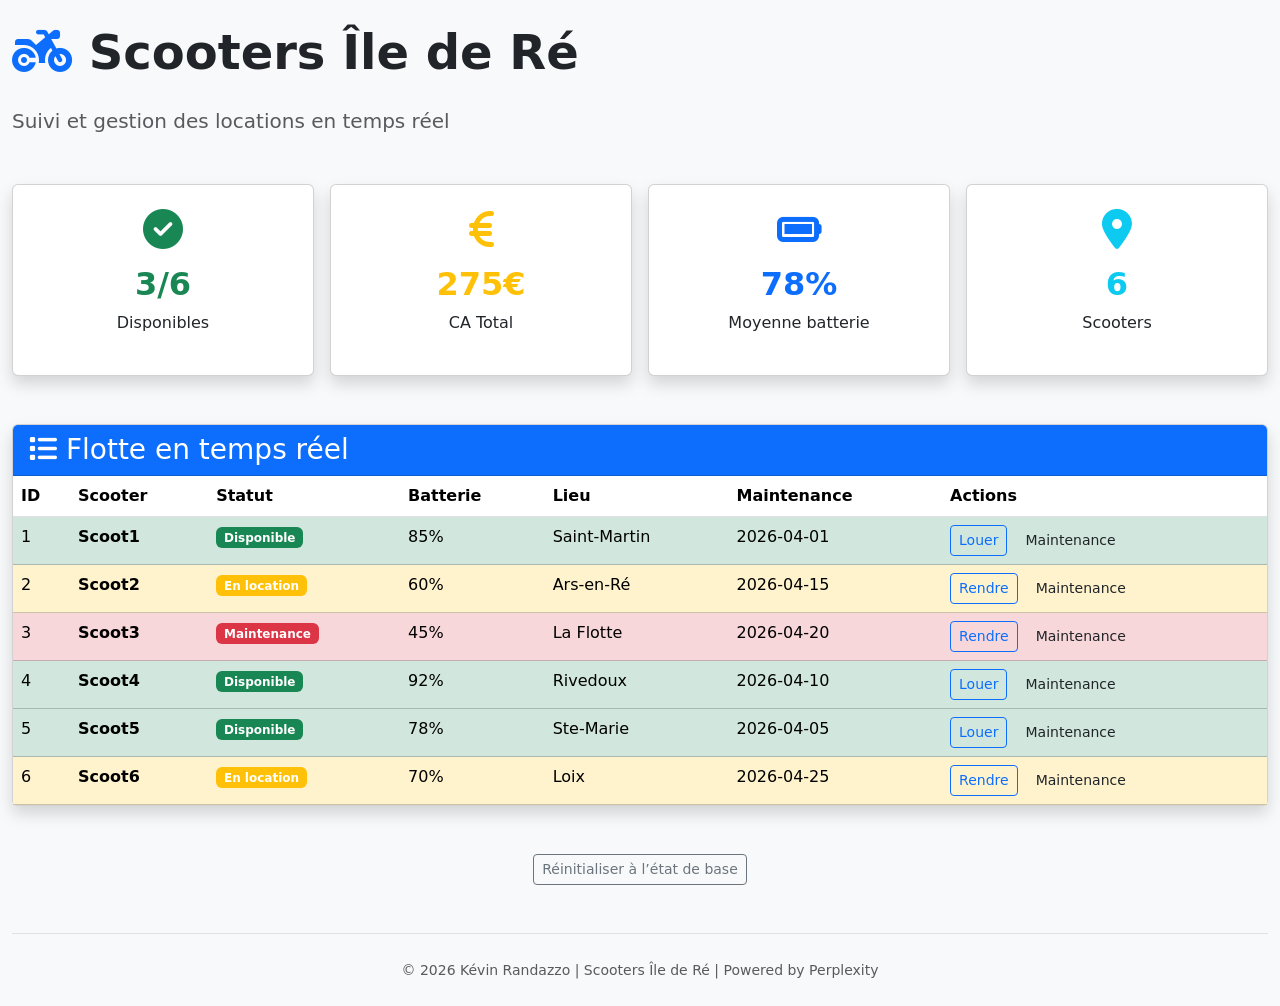
<file: index.html>
<!DOCTYPE html>
<html lang="fr">
<head>
  <meta charset="UTF-8">
  <meta name="viewport" content="width=device-width, initial-scale=1.0">
  <title>Scooters Île de Ré - Suivi interactif</title>
  <link href="https://cdn.jsdelivr.net/npm/bootstrap@5.3.3/dist/css/bootstrap.min.css" rel="stylesheet">
  <link href="https://cdnjs.cloudflare.com/ajax/libs/font-awesome/6.5.1/css/all.min.css" rel="stylesheet">
</head>
<body class="bg-light">

  <div class="container-fluid py-4">

    <h1 class="display-5 fw-bold mb-4"><i class="fas fa-motorcycle text-primary"></i> Scooters Île de Ré</h1>
    <p class="lead text-muted mb-5">Suivi et gestion des locations en temps réel</p>

    <!-- Statistiques -->
    <div class="row g-3 mb-5">

      <div class="col-md-3">
        <div class="card h-100 shadow">
          <div class="card-body text-center p-4">
            <i class="fas fa-check-circle text-success fs-1 mb-3"></i>
            <h2 class="fw-bold text-success" id="stat-dispo">3/6</h2>
            <p>Disponibles</p>
          </div>
        </div>
      </div>

      <div class="col-md-3">
        <div class="card h-100 shadow">
          <div class="card-body text-center p-4">
            <i class="fas fa-euro-sign text-warning fs-1 mb-3"></i>
            <h2 class="fw-bold text-warning" id="stat-ca">275€</h2>
            <p>CA Total</p>
          </div>
        </div>
      </div>

      <div class="col-md-3">
        <div class="card h-100 shadow">
          <div class="card-body text-center p-4">
            <i class="fas fa-battery-full text-primary fs-1 mb-3"></i>
            <h2 class="fw-bold text-primary">78%</h2>
            <p>Moyenne batterie</p>
          </div>
        </div>
      </div>

      <div class="col-md-3">
        <div class="card h-100 shadow">
          <div class="card-body text-center p-4">
            <i class="fas fa-map-marker-alt text-info fs-1 mb-3"></i>
            <h2 class="fw-bold text-info" id="stat-total">6</h2>
            <p>Scooters</p>
          </div>
        </div>
      </div>

    </div>

    <!-- Tableau flotte interactive -->
    <div class="card shadow mb-5">
      <div class="card-header bg-primary text-white">
        <h3 class="mb-0"><i class="fas fa-list"></i> Flotte en temps réel</h3>
      </div>
      <div class="table-responsive">
        <table class="table table-hover mb-0">
          <thead>
            <tr>
              <th>ID</th>
              <th>Scooter</th>
              <th>Statut</th>
              <th>Batterie</th>
              <th>Lieu</th>
              <th>Maintenance</th>
              <th>Actions</th>
            </tr>
          </thead>
          <tbody id="scooters-table">
            <!-- Les lignes sont générées par JavaScript -->
          </tbody>
        </table>
      </div>
    </div>

    <!-- Bouton de réinitialisation (optionnel) -->
    <div class="text-center mt-3">
      <button id="reset-defaults" class="btn btn-sm btn-outline-secondary">Réinitialiser à l’état de base</button>
    </div>

    <!-- Footer -->
    <footer class="mt-5 pt-4 border-top text-center text-muted">
      <small>
        © 2026 Kévin Randazzo | Scooters Île de Ré | Powered by Perplexity
      </small>
    </footer>

  </div>

  <!-- Script de gestion des scooters -->
  <script>
    const defaultScooters = [
      { id: 1, nom: "Scoot1", statut: "disponible", batterie: 85, localisation: "Saint-Martin", maintenance: "2026-04-01" },
      { id: 2, nom: "Scoot2", statut: "en location", batterie: 60, localisation: "Ars-en-Ré", maintenance: "2026-04-15" },
      { id: 3, nom: "Scoot3", statut: "maintenance", batterie: 45, localisation: "La Flotte", maintenance: "2026-04-20" },
      { id: 4, nom: "Scoot4", statut: "disponible", batterie: 92, localisation: "Rivedoux", maintenance: "2026-04-10" },
      { id: 5, nom: "Scoot5", statut: "disponible", batterie: 78, localisation: "Ste-Marie", maintenance: "2026-04-05" },
      { id: 6, nom: "Scoot6", statut: "en location", batterie: 70, localisation: "Loix", maintenance: "2026-04-25" }
    ];

    function loadScooters() {
      const json = localStorage.getItem("scooters");
      return json ? JSON.parse(json) : [...defaultScooters];
    }

    function saveScooters(scooters) {
      localStorage.setItem("scooters", JSON.stringify(scooters));
    }

    // Charger les scooters
    let scooters = loadScooters();

    // Mettre à jour l’affichage
    function renderTable() {
      const tbody = document.getElementById("scooters-table");
      tbody.innerHTML = "";

      let dispo = 0, enLocation = 0, total = scooters.length;

      scooters.forEach(s => {
        const tr = document.createElement("tr");
        const statutClass = s.statut === "disponible"
          ? "table-success"
          : s.statut === "en location"
          ? "table-warning"
          : "table-danger";

        const buttonText = s.statut === "disponible"
          ? "Louer"
          : s.statut === "en location"
          ? "Rendre"
          : "Rendre";

        tr.classList.add(statutClass);

        tr.innerHTML = `
          <td>${s.id}</td>
          <td><strong>${s.nom}</strong></td>
          <td><span class="badge bg-${s.statut === "disponible" ? "success" : s.statut === "en location" ? "warning" : "danger"}">${s.statut.charAt(0).toUpperCase() + s.statut.slice(1)}</span></td>
          <td>${s.batterie}%</td>
          <td>${s.localisation}</td>
          <td>${s.maintenance}</td>
          <td>
            <button class="btn btn-sm btn-outline-primary cta-btn" data-id="${s.id}" data-action="toggle">
              ${buttonText}
            </button>
            <button class="btn btn-sm cta-maint ms-1" data-id="${s.id}" data-action="maint">
              Maintenance
            </button>
          </td>
        `;
        tbody.appendChild(tr);

        if (s.statut === "disponible") dispo++;
        if (s.statut === "en location") enLocation++;
      });

      // Mettre à jour les stats
      document.getElementById("stat-dispo").textContent = `${dispo}/${total}`;
      document.getElementById("stat-total").textContent = total;
    }

    // Gestion des clics
    document.addEventListener("click", (e) => {
      if (e.target.matches(".cta-btn")) {
        const id = parseInt(e.target.dataset.id);
        const scooter = scooters.find(s => s.id === id);
        if (!scooter) return;

        if (scooter.statut === "disponible") {
          scooter.statut = "en location";
        } else if (scooter.statut === "en location") {
          scooter.statut = "disponible";
        }
      } else if (e.target.matches(".cta-maint")) {
        const id = parseInt(e.target.dataset.id);
        const scooter = scooters.find(s => s.id === id);
        if (!scooter) return;

        scooter.maintenance = new Date().toISOString().slice(0, 10);
        scooter.statut = "maintenance";
      } else if (e.target.id === "reset-defaults") {
        localStorage.removeItem("scooters");
        scooters = [...defaultScooters];
      }

      saveScooters(scooters);
      renderTable();
    });

    // Initialisation
    renderTable();
  </script>

  <!-- Bootstrap JS -->
  <script src="https://cdn.jsdelivr.net/npm/bootstrap@5.3.3/dist/js/bootstrap.bundle.min.js"></script>
</body>
</html>
</file>
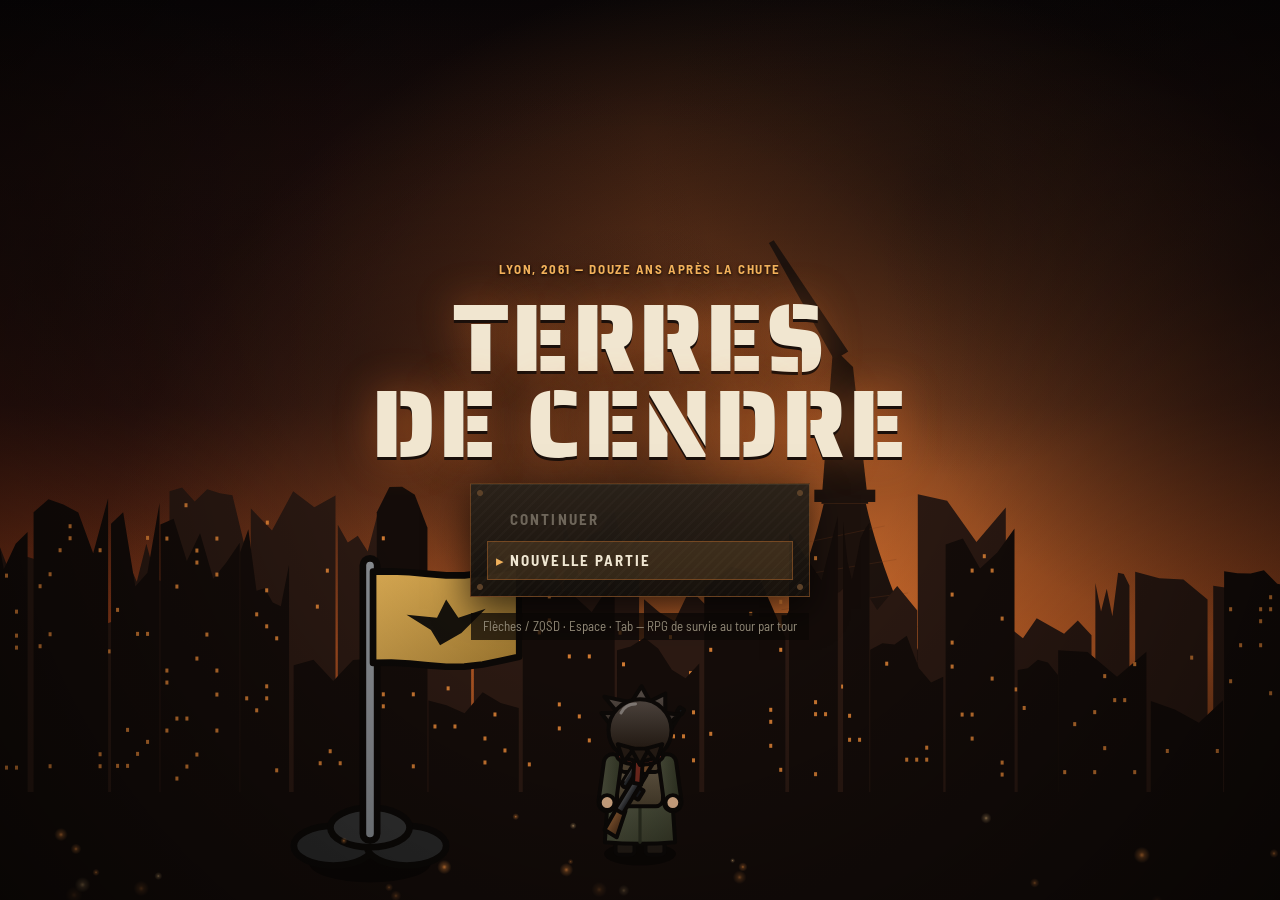
<file: jeu/index.html>
<!DOCTYPE html>
<html lang="fr">
<head>
  <meta charset="UTF-8">
  <meta name="viewport" content="width=device-width, initial-scale=1.0, viewport-fit=cover">
  <title>Terres de Cendre</title>
  <link rel="preconnect" href="https://fonts.googleapis.com">
  <link rel="stylesheet" href="https://fonts.googleapis.com/css2?family=Saira+Stencil+One&family=Barlow+Semi+Condensed:ital,wght@0,400;0,500;0,600;1,400&display=swap">
  <link rel="stylesheet" href="css/style.css">
</head>
<body>
  <!-- GAME-BODY:START (ce bloc est réutilisé tel quel pour l'aperçu Artifact) -->
  <div id="app">
    <div id="game">
      <div id="stage">
        <canvas id="screen" width="960" height="576" aria-label="Écran de jeu"></canvas>
        <div id="banner" hidden></div>
        <div id="fader"></div>
      </div>

      <div id="hud" hidden>
        <div class="hud-left">
          <div class="hud-name"><span id="hud-name">—</span> <span class="hud-lvl" id="hud-lvl"></span></div>
          <div class="hud-bar"><span>PV</span><div class="bar hp"><i id="hud-hp"></i></div><b id="hud-hp-txt"></b></div>
          <div class="hud-bar"><span>ÉN</span><div class="bar mp"><i id="hud-mp"></i></div><b id="hud-mp-txt"></b></div>
          <div class="hud-weapon" id="hud-weapon"></div>
        </div>
        <div class="hud-right">
          <div class="hud-map" id="hud-map"></div>
          <div class="hud-gold" id="hud-gold"></div>
          <button type="button" id="hud-system" class="sys-btn" hidden>CARNET <kbd>Tab</kbd></button>
        </div>
      </div>

      <div id="dock">
        <div id="dock-idle" hidden>
          <span id="dock-idle-map"></span>
          <span>A : interagir · B : retour · CARNET : sac et statut</span>
        </div>
        <div id="dialogue" class="syswin" hidden>
          <div class="dlg-portrait" id="dlg-portrait" hidden></div>
          <div class="dlg-body">
            <div class="dlg-name" id="dlg-name"></div>
            <div class="dlg-text" id="dlg-text"></div>
          </div>
          <div class="dlg-next" aria-hidden="true">▼</div>
        </div>

        <div id="battle-ui" class="syswin" hidden>
          <div id="party-status"></div>
          <div class="battle-cmd">
            <div id="battle-menu" class="menu"></div>
            <div id="battle-desc" class="menu-desc"></div>
          </div>
        </div>
      </div>

      <div id="touch" aria-hidden="true">
        <div class="dpad">
          <button type="button" data-key="up" class="up">▲</button>
          <button type="button" data-key="left" class="left">◀</button>
          <button type="button" data-key="right" class="right">▶</button>
          <button type="button" data-key="down" class="down">▼</button>
        </div>
        <div class="tbtns">
          <button type="button" data-key="menu" class="t-menu">CARNET</button>
          <button type="button" data-key="cancel" class="t-b">B</button>
          <button type="button" data-key="ok" class="t-a">A</button>
        </div>
      </div>
    </div>
  </div>

  <div id="toasts" aria-live="polite"></div>

  <div id="sysmsg" class="modal" hidden>
    <div class="syswin sysmsg-box">
      <div class="sys-title" id="sysmsg-title">Radio</div>
      <div class="sysmsg-text" id="sysmsg-text"></div>
      <div class="menu" id="sysmsg-menu"></div>
      <div class="sysmsg-ok" id="sysmsg-ok">OK ▸</div>
    </div>
  </div>

  <div id="system" class="modal" hidden>
    <div class="syswin system-box">
      <div class="system-tabs" id="system-tabs"></div>
      <div class="system-content" id="system-content"></div>
      <div class="system-foot">
        <button type="button" id="system-save" class="sys-btn">Sauvegarder</button>
        <span class="system-help">◀ ▶ onglets · ▲ ▼ choisir · Espace valider · Échap fermer</span>
        <button type="button" id="system-close" class="sys-btn">Fermer</button>
      </div>
    </div>
  </div>

  <div id="shop" class="modal" hidden>
    <div class="syswin shop-box">
      <div class="shop-head">
        <div>
          <div class="sys-title" id="shop-title"></div>
          <div class="shop-keeper" id="shop-keeper"></div>
        </div>
        <div class="shop-money" id="shop-money"></div>
      </div>
      <p class="shop-greet" id="shop-greet"></p>
      <div class="shop-body">
        <div class="menu" id="shop-menu"></div>
        <div class="shop-info" id="shop-info"></div>
      </div>
      <div class="system-help shop-help">▲ ▼ choisir · Espace acheter / valider · Échap retour</div>
    </div>
  </div>

  <div id="title" class="modal title-screen" hidden>
    <canvas id="title-bg" aria-hidden="true"></canvas>
    <div class="title-inner">
      <div class="title-eyebrow">Lyon, 2061 — douze ans après la Chute</div>
      <h1 class="title-name">Terres<br>de Cendre</h1>
      <div class="syswin title-menu">
        <div id="title-main" class="menu"></div>
        <form id="title-nameform" hidden>
          <label for="title-nameinput" class="sys-title">Ton nom de survivant</label>
          <input id="title-nameinput" maxlength="14" autocomplete="off" spellcheck="false">
          <div class="title-form-btns">
            <button type="button" class="sys-btn" id="title-back">Retour</button>
            <button type="submit" class="sys-btn primary">Confirmer</button>
          </div>
        </form>
      </div>
      <div class="title-foot">Flèches / ZQSD · Espace · Tab — RPG de survie au tour par tour</div>
    </div>
  </div>

  <div id="overlay" class="modal" hidden>
    <div class="syswin overlay-box">
      <div class="sys-title" id="overlay-title"></div>
      <div class="overlay-sub" id="overlay-sub"></div>
      <div class="menu" id="overlay-menu"></div>
    </div>
  </div>
  <!-- GAME-BODY:END -->

  <!-- Moteur -->
  <script src="js/core/config.js"></script>
  <script src="js/core/util.js"></script>
  <script src="js/core/input.js"></script>
  <script src="js/core/assets.js"></script>
  <script src="js/core/placeholders.js"></script>
  <script src="js/core/save.js"></script>
  <!-- Données du jeu (c'est ici qu'on ajoute histoire, armes, ennemis, cartes) -->
  <script src="js/data/items.js"></script>
  <script src="js/data/weapons.js"></script>
  <script src="js/data/gear.js"></script>
  <script src="js/data/shops.js"></script>
  <script src="js/data/loot.js"></script>
  <script src="js/data/skills.js"></script>
  <script src="js/data/artifacts.js"></script>
  <script src="js/data/clans.js"></script>
  <script src="js/data/enemies.js"></script>
  <script src="js/data/quests.js"></script>
  <script src="js/data/maps.js"></script>
  <script src="js/data/story.js"></script>
  <!-- Systèmes -->
  <script src="js/systems/hunter.js"></script>
  <script src="js/systems/quests.js"></script>
  <script src="js/systems/combat.js"></script>
  <script src="js/systems/events.js"></script>
  <!-- Interface -->
  <script src="js/ui/ui.js"></script>
  <script src="js/ui/system-window.js"></script>
  <script src="js/ui/shop.js"></script>
  <!-- Scènes -->
  <script src="js/scenes/overworld.js"></script>
  <script src="js/scenes/battle.js"></script>
  <script src="js/main.js"></script>
</body>
</html>
</file>
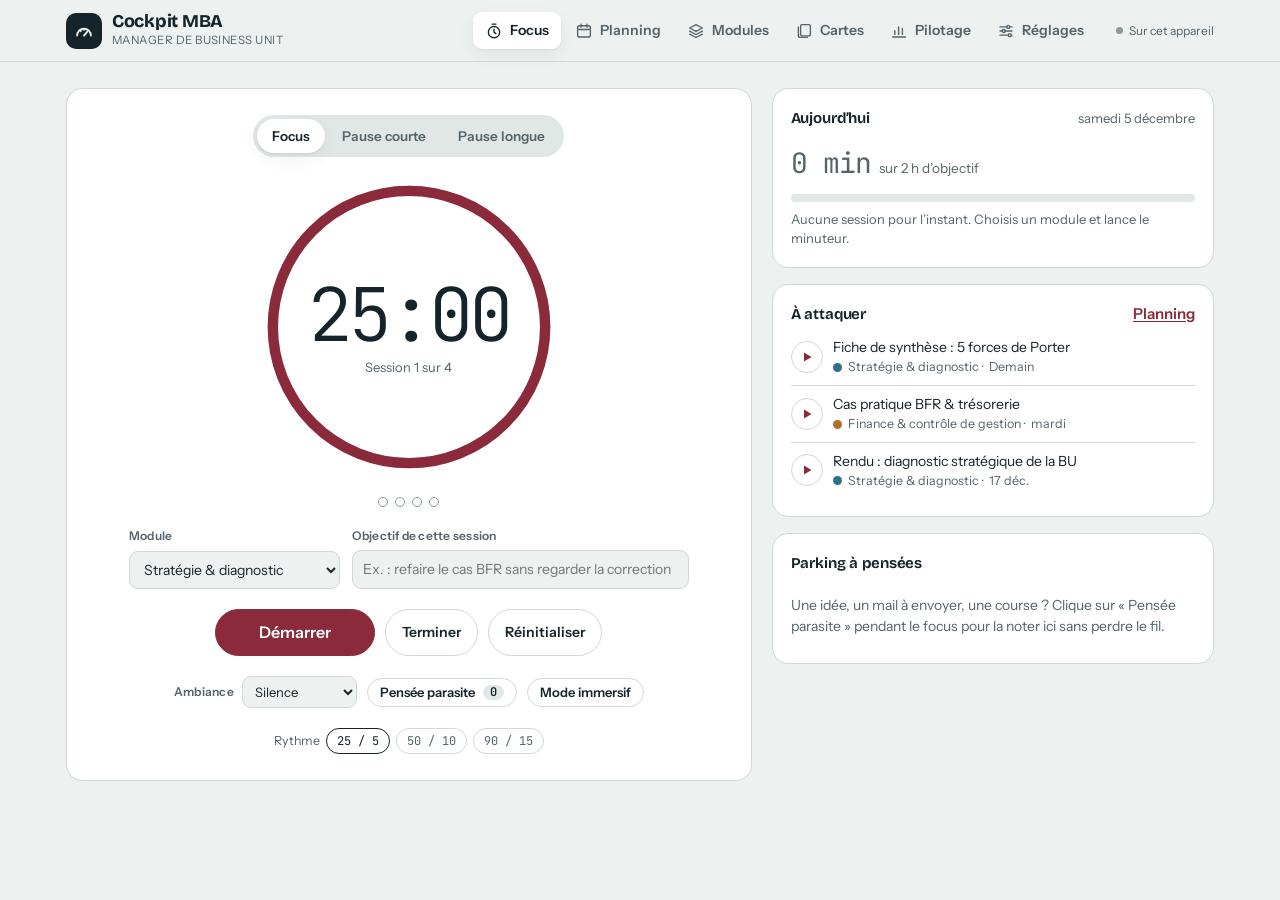
<file: mba/index.html>
<!DOCTYPE html>
<html lang="fr">
<head>
<meta charset="utf-8">
<meta name="viewport" content="width=device-width, initial-scale=1, viewport-fit=cover">
<!-- artifact:start -->
<title>Cockpit MBA</title>
<meta name="claude:viewport-fit-sides" content="cover">
<meta name="description" content="Minuteur de concentration, planning, modules et flashcards pour réviser un MBA Manager de Business Unit.">
<link rel="preconnect" href="https://fonts.googleapis.com">
<link rel="preconnect" href="https://fonts.gstatic.com" crossorigin>
<link rel="stylesheet" href="https://fonts.googleapis.com/css2?family=Bricolage+Grotesque:opsz,wght@12..96,500..800&family=Instrument+Sans:wght@400..700&family=JetBrains+Mono:wght@300..500&display=swap">
<style>
/* Layout : coque d'application — en-tête collant avec onglets (barre basse sur mobile), une vue à la fois ; la vue Focus = cadran + colonne latérale */
:root {
  --paper: #EDF1EF;
  --surface: #FFFFFF;
  --sunken: #E1E7E5;
  --ink: #15242A;
  --muted: #53646A;
  --faint: #8B999D;
  --line: #D0D9D7;
  --accent: #8A2A3A;
  --accent-ink: #FFFFFF;
  --accent-soft: #F3E2E5;
  --rest: #2D7154;
  --rest-soft: #DBEDE3;
  --ok: #2B7A4C;
  --warn: #A4610A;
  --bad: #B3261E;
  --on-bad: #FFFFFF;
  --m1: #2F6E8E; --m2: #B0702A; --m3: #6D5BA8; --m4: #3F8A5F;
  --m5: #B54B5E; --m6: #2A8686; --m7: #8A6D3B; --m8: #5B6B7A;
  --shadow: 0 1px 2px rgb(21 36 42 / .07), 0 6px 18px rgb(21 36 42 / .06);
  --f-display: "Bricolage Grotesque", "Avenir Next", "Segoe UI", system-ui, sans-serif;
  --f-body: "Instrument Sans", "Helvetica Neue", "Segoe UI", system-ui, sans-serif;
  --f-mono: "JetBrains Mono", ui-monospace, "SF Mono", Menlo, Consolas, monospace;
  --r: 10px;
  --r-lg: 16px;
  color-scheme: light;
}
@media (prefers-color-scheme: dark) {
  :root:not([data-theme="light"]) {
    --paper: #0C1315; --surface: #131E21; --sunken: #0A1012; --ink: #E3EAE8; --muted: #9AABAE; --faint: #6A7B7F; --line: #24343A;
    --accent: #E58896; --accent-ink: #2A0B12; --accent-soft: #3A1E26;
    --rest: #7CC6A2; --rest-soft: #15302A;
    --ok: #6FCB95; --warn: #E2A858; --bad: #F2877F; --on-bad: #2A0B0B;
    --m1: #6BA9C9; --m2: #D9A05E; --m3: #A595DB; --m4: #79C298; --m5: #E0899A; --m6: #62C0C0; --m7: #C6A776; --m8: #9AABB9;
    --shadow: 0 1px 0 rgb(0 0 0 / .35);
    color-scheme: dark;
  }
}
:root[data-theme="dark"] {
  --paper: #0C1315; --surface: #131E21; --sunken: #0A1012; --ink: #E3EAE8; --muted: #9AABAE; --faint: #6A7B7F; --line: #24343A;
  --accent: #E58896; --accent-ink: #2A0B12; --accent-soft: #3A1E26;
  --rest: #7CC6A2; --rest-soft: #15302A;
  --ok: #6FCB95; --warn: #E2A858; --bad: #F2877F; --on-bad: #2A0B0B;
  --m1: #6BA9C9; --m2: #D9A05E; --m3: #A595DB; --m4: #79C298; --m5: #E0899A; --m6: #62C0C0; --m7: #C6A776; --m8: #9AABB9;
  --shadow: 0 1px 0 rgb(0 0 0 / .35);
  color-scheme: dark;
}

*, *::before, *::after { box-sizing: border-box; }
:root { padding-top: env(safe-area-inset-top, 0px); padding-bottom: env(safe-area-inset-bottom, 0px); }
[hidden] { display: none !important; }
body {
  margin: 0; background: var(--paper); color: var(--ink);
  font: 400 15px/1.5 var(--f-body); -webkit-font-smoothing: antialiased;
  --ring: var(--accent);
}
body[data-mode="short"], body[data-mode="long"] { --ring: var(--rest); }
body::before { content: ""; position: fixed; inset: 0 0 auto; height: env(safe-area-inset-top, 0px); z-index: 10; background: var(--paper); }
h1, h2, h3 { font-family: var(--f-display); margin: 0; text-wrap: balance; letter-spacing: -.01em; }
h2 { font-size: 30px; line-height: 1.1; font-weight: 750; }
h3 { font-size: 15px; font-weight: 650; }
p { margin: 0; }
ul { list-style: none; margin: 0; padding: 0; }
button, input, select, textarea { font: inherit; color: inherit; }
:focus-visible { outline: 2px solid var(--accent); outline-offset: 2px; }
.wrap { max-width: 1180px; margin: 0 auto; padding-left: max(16px, env(safe-area-inset-left, 0px)); padding-right: max(16px, env(safe-area-inset-right, 0px)); }
.num { font-family: var(--f-mono); font-variant-numeric: tabular-nums; }

/* en-tête & onglets */
.top { position: sticky; top: env(safe-area-inset-top, 0px); z-index: 9; background: var(--paper); border-bottom: 1px solid var(--line); }
.top-in { display: flex; align-items: center; gap: 20px; padding-block: 12px; }
.brand { display: flex; align-items: center; gap: 10px; flex: none; }
.brand-mark { width: 36px; height: 36px; border-radius: 10px; background: var(--ink); color: var(--paper); display: grid; place-items: center; }
.brand-mark svg { width: 22px; height: 22px; }
.brand strong { display: block; font-family: var(--f-display); font-size: 18px; font-weight: 750; line-height: 1.1; letter-spacing: -.015em; }
.brand small { display: block; font-size: 11.5px; color: var(--muted); letter-spacing: .04em; text-transform: uppercase; }
.tabs { display: flex; gap: 2px; margin-left: auto; }
.tab { appearance: none; border: 0; background: none; display: flex; align-items: center; gap: 7px; padding: 8px 12px; border-radius: 9px; color: var(--muted); font-weight: 600; font-size: 14px; cursor: pointer; }
.tab svg { width: 18px; height: 18px; flex: none; }
.tab:hover { color: var(--ink); background: var(--sunken); }
.tab[aria-current="page"] { color: var(--ink); background: var(--surface); box-shadow: var(--shadow); }
.sync { font-size: 12px; color: var(--muted); display: inline-flex; align-items: center; gap: 6px; white-space: nowrap; }
.sync::before { content: ""; width: 7px; height: 7px; border-radius: 50%; background: var(--faint); flex: none; }
.sync[data-s="cloud"]::before { background: var(--ok); }
.sync[data-s="saving"]::before { background: var(--warn); }
.sync[data-s="error"]::before { background: var(--bad); }

/* éléments communs */
.view { padding-block: 26px 48px; display: grid; gap: 20px; }
.view-head { display: grid; gap: 6px; }
.view-head p { color: var(--muted); max-width: 64ch; }
.panel { background: var(--surface); border: 1px solid var(--line); border-radius: var(--r-lg); padding: 18px; min-width: 0; }
.panel > h3 { margin-bottom: 12px; }
.panel-head { display: flex; align-items: baseline; justify-content: space-between; gap: 12px; flex-wrap: wrap; margin-bottom: 12px; }
.panel-head h3 { margin: 0; }
.hint { color: var(--muted); font-size: 13px; }
.eyebrow { font-size: 11.5px; font-weight: 650; letter-spacing: .07em; text-transform: uppercase; color: var(--muted); }
.btn { appearance: none; display: inline-flex; align-items: center; justify-content: center; gap: 8px; border: 1px solid var(--line); background: var(--surface); color: var(--ink); padding: 9px 16px; border-radius: 999px; font-weight: 600; font-size: 14px; line-height: 1.2; cursor: pointer; transition: background-color .15s, border-color .15s, transform .1s; white-space: nowrap; }
.btn:hover { border-color: var(--muted); }
.btn:active { transform: translateY(1px); }
.btn.primary { background: var(--accent); border-color: var(--accent); color: var(--accent-ink); }
.btn.primary:hover { filter: brightness(1.07); }
.btn.ghost { background: transparent; }
.btn.sm { padding: 6px 12px; font-size: 13px; }
.btn.big { padding: 13px 30px; font-size: 16px; min-width: 160px; }
.btn.armed, .icon-btn.armed { background: var(--bad); border-color: var(--bad); color: var(--on-bad); }
.icon-btn { appearance: none; border: 1px solid transparent; background: none; color: var(--faint); min-width: 30px; height: 30px; border-radius: 999px; display: inline-grid; place-items: center; cursor: pointer; padding: 0 6px; font-size: 12px; font-weight: 600; flex: none; }
.icon-btn:hover { color: var(--ink); background: var(--sunken); }
.icon-btn svg { width: 14px; height: 14px; }
.link { appearance: none; border: 0; background: none; padding: 0; color: var(--accent); font-weight: 600; cursor: pointer; text-decoration: underline; text-underline-offset: 2px; }
input, select, textarea { background: var(--paper); border: 1px solid var(--line); border-radius: 9px; padding: 8px 10px; min-width: 0; max-width: 100%; }
textarea { resize: vertical; min-height: 64px; line-height: 1.45; }
input:focus, select:focus, textarea:focus { border-color: var(--accent); outline: none; box-shadow: 0 0 0 3px var(--accent-soft); }
.field { display: grid; gap: 5px; font-size: 12px; font-weight: 600; color: var(--muted); letter-spacing: .02em; min-width: 0; }
.field input, .field select, .field textarea { font-size: 14px; font-weight: 400; color: var(--ink); letter-spacing: 0; width: 100%; }
.chip { display: inline-flex; align-items: center; gap: 5px; font-size: 12px; font-weight: 600; padding: 2px 8px; border-radius: 999px; background: var(--sunken); color: var(--muted); white-space: nowrap; }
.chip.warn { background: color-mix(in srgb, var(--warn) 16%, transparent); color: var(--warn); }
.chip.bad { background: color-mix(in srgb, var(--bad) 14%, transparent); color: var(--bad); }
.chip.ok { background: color-mix(in srgb, var(--ok) 14%, transparent); color: var(--ok); }
.chip.ex { background: transparent; border: 1px dashed var(--faint); color: var(--muted); font-weight: 500; }
.dot { width: 9px; height: 9px; border-radius: 50%; background: var(--c, var(--faint)); display: inline-block; flex: none; }
.meter { height: 8px; border-radius: 99px; background: var(--sunken); overflow: hidden; }
.meter > i { display: block; height: 100%; border-radius: inherit; background: var(--accent); width: 0; transition: width .4s ease; }
.empty { color: var(--muted); font-size: 13.5px; padding: 6px 0; }
kbd { font-family: var(--f-mono); font-size: 11px; border: 1px solid currentColor; border-radius: 4px; padding: 0 4px; opacity: .65; }

/* Focus */
.focus-grid { display: grid; grid-template-columns: minmax(0, 1.55fr) minmax(0, 1fr); gap: 20px; align-items: start; }
.timer-card { padding: 26px 22px; display: grid; gap: 20px; justify-items: center; text-align: center; }
.modes { display: inline-flex; flex-wrap: wrap; justify-content: center; background: var(--sunken); border-radius: 999px; padding: 4px; gap: 2px; }
.modes button { appearance: none; border: 0; background: none; padding: 7px 15px; border-radius: 999px; font-weight: 600; font-size: 13.5px; color: var(--muted); cursor: pointer; }
.modes button[aria-pressed="true"] { background: var(--surface); color: var(--ink); box-shadow: var(--shadow); }
.dial { position: relative; width: min(300px, 74vw); max-width: 100%; aspect-ratio: 1; }
.ring { width: 100%; height: 100%; transform: rotate(-90deg); display: block; }
.ring circle { fill: none; stroke-width: 9; }
.ring .ring-bg { stroke: var(--sunken); }
.ring .ring-fg { stroke: var(--ring); stroke-linecap: round; transition: stroke-dashoffset .35s linear, stroke .3s; }
.ring .ring-tick { stroke: var(--line); stroke-width: 2; }
.dial-center { position: absolute; inset: 0; display: grid; place-content: center; gap: 6px; padding: 18%; }
.clock { font-family: var(--f-mono); font-weight: 300; font-size: clamp(50px, 13vw, 74px); letter-spacing: -.05em; font-variant-numeric: tabular-nums; line-height: 1; }
.dial-sub { font-size: 13px; color: var(--muted); text-wrap: balance; }
.cycle { display: flex; gap: 7px; justify-content: center; }
.cycle i { width: 10px; height: 10px; border-radius: 50%; border: 1.5px solid var(--faint); }
.cycle i.on { background: var(--accent); border-color: var(--accent); }
.session-form { width: 100%; max-width: 560px; display: grid; grid-template-columns: minmax(0, 1fr) minmax(0, 1.6fr); gap: 12px; text-align: left; }
.linked-task { grid-column: 1 / -1; font-size: 13px; color: var(--muted); background: var(--sunken); padding: 8px 12px; border-radius: 9px; }
.linked-task strong { color: var(--ink); }
.controls { display: flex; flex-wrap: wrap; gap: 10px; justify-content: center; }
.tools { display: flex; flex-wrap: wrap; gap: 10px; justify-content: center; align-items: center; font-size: 13px; }
.tools .field { grid-auto-flow: column; align-items: center; gap: 8px; }
.tools select { padding: 6px 8px; font-size: 13px; }
.count { font-family: var(--f-mono); font-size: 12px; background: var(--sunken); border-radius: 99px; padding: 0 7px; }
.presets { display: flex; flex-wrap: wrap; gap: 6px; justify-content: center; align-items: center; font-size: 12.5px; color: var(--muted); }
.presets button { appearance: none; border: 1px solid var(--line); background: transparent; border-radius: 99px; padding: 3px 10px; font-family: var(--f-mono); font-size: 12px; cursor: pointer; color: var(--muted); }
.presets button[aria-pressed="true"] { border-color: var(--ink); color: var(--ink); }
.capture { width: 100%; max-width: 560px; display: flex; gap: 8px; }
.capture input { flex: 1; }
.zen-only { display: none; }
.rail { display: grid; gap: 16px; }
.today-line { display: flex; align-items: baseline; gap: 8px; flex-wrap: wrap; margin-bottom: 10px; }
.today-line .big { font-family: var(--f-mono); font-size: 28px; font-weight: 400; letter-spacing: -.03em; }
.today-line span { color: var(--muted); font-size: 13.5px; }
.mini-tasks li { display: grid; grid-template-columns: auto minmax(0, 1fr); gap: 10px; align-items: center; padding: 8px 0; border-top: 1px solid var(--line); }
.mini-tasks li:first-child { border-top: 0; padding-top: 0; }
.mini-tasks p { font-size: 14px; overflow-wrap: anywhere; }
.mini-tasks .meta { font-size: 12.5px; color: var(--muted); display: flex; align-items: center; gap: 6px; flex-wrap: wrap; }
.play { appearance: none; width: 32px; height: 32px; border-radius: 50%; border: 1px solid var(--line); background: var(--surface); color: var(--accent); display: grid; place-items: center; cursor: pointer; }
.play:hover { border-color: var(--accent); }
.play svg { width: 12px; height: 12px; }
.thoughts li { display: flex; gap: 8px; align-items: flex-start; padding: 8px 0; border-top: 1px solid var(--line); font-size: 14px; }
.thoughts li:first-child { border-top: 0; }
.thoughts li p { flex: 1; min-width: 0; overflow-wrap: anywhere; }
.thoughts .acts { display: flex; gap: 2px; flex: none; }

body.zen .top, body.zen .rail, body.zen .tabs, body.zen .modes, body.zen .presets, body.zen .session-form, body.zen .hide-zen { display: none !important; }
body.zen .focus-grid { grid-template-columns: 1fr; min-height: calc(100vh - 60px); align-content: center; }
body.zen .timer-card { border-color: transparent; background: transparent; }
body.zen .dial { width: min(400px, 80vw); }
body.zen .zen-only { display: block; }
.zen-intent { font-family: var(--f-display); font-size: 20px; font-weight: 600; max-width: 34ch; text-wrap: balance; }

/* Planning */
.deadlines { display: grid; grid-template-columns: repeat(auto-fill, minmax(min(190px, 100%), 1fr)); gap: 12px; }
.dl { background: var(--surface); border: 1px solid var(--line); border-radius: var(--r); padding: 12px 14px; display: grid; gap: 4px; align-content: start; }
.dl-j { font-family: var(--f-mono); font-size: 22px; letter-spacing: -.03em; }
.dl.soon .dl-j { color: var(--warn); }
.dl.urgent .dl-j { color: var(--bad); }
.dl-title { font-weight: 600; font-size: 14px; overflow-wrap: anywhere; }
.dl-meta { font-size: 12.5px; color: var(--muted); display: flex; align-items: center; gap: 6px; }
.add-task { display: flex; flex-wrap: wrap; gap: 10px; align-items: end; }
.add-task .grow { flex: 1 1 260px; }
.add-task .field { flex: 0 1 auto; }
.add-task .num-in { width: 76px; }
.filters { display: flex; flex-wrap: wrap; gap: 10px; align-items: center; justify-content: space-between; }
.seg { display: inline-flex; flex-wrap: wrap; gap: 4px; }
.seg button { appearance: none; border: 1px solid var(--line); background: var(--surface); padding: 6px 12px; border-radius: 99px; font-size: 13px; font-weight: 600; color: var(--muted); cursor: pointer; }
.seg button[aria-pressed="true"] { background: var(--ink); border-color: var(--ink); color: var(--paper); }
.task-list { background: var(--surface); border: 1px solid var(--line); border-radius: var(--r-lg); padding: 0 16px; }
.task { display: grid; grid-template-columns: auto minmax(0, 1fr) auto auto; gap: 12px; align-items: center; padding: 12px 0; border-top: 1px solid var(--line); }
.task:first-child { border-top: 0; }
.task-title { font-weight: 600; display: flex; flex-wrap: wrap; align-items: center; gap: 6px 8px; overflow-wrap: anywhere; }
.task-meta { font-size: 12.5px; color: var(--muted); display: flex; flex-wrap: wrap; align-items: center; gap: 4px 10px; margin-top: 2px; }
.task-meta > span { display: inline-flex; align-items: center; gap: 5px; }
.task.done .task-title { color: var(--muted); text-decoration: line-through; text-decoration-color: var(--faint); }
.pips { display: inline-flex; gap: 3px; }
.pips i { width: 7px; height: 7px; border-radius: 50%; border: 1.3px solid var(--faint); }
.pips i.on { background: var(--accent); border-color: var(--accent); }
.check { appearance: none; width: 22px; height: 22px; border-radius: 50%; border: 1.6px solid var(--faint); background: transparent; cursor: pointer; position: relative; padding: 0; flex: none; }
.check:hover { border-color: var(--ok); }
.task.done .check { background: var(--ok); border-color: var(--ok); }
.task.done .check::after, .chap.s-2 .chap-state::after { content: ""; position: absolute; left: 50%; top: 45%; width: 5px; height: 10px; border: solid var(--surface); border-width: 0 2px 2px 0; transform: translate(-50%, -50%) rotate(45deg); }
.ex-note { display: flex; flex-wrap: wrap; gap: 10px; align-items: center; justify-content: space-between; font-size: 13px; color: var(--muted); border: 1px dashed var(--line); border-radius: var(--r); padding: 10px 14px; }

/* Modules */
.legend { display: flex; flex-wrap: wrap; gap: 14px; font-size: 13px; color: var(--muted); }
.legend span { display: inline-flex; align-items: center; gap: 6px; }
.legend .chap-state { cursor: default; width: 14px; height: 14px; }
.module-grid { display: grid; grid-template-columns: repeat(auto-fill, minmax(min(320px, 100%), 1fr)); gap: 16px; align-items: start; }
.module { display: grid; gap: 12px; }
.module-head { display: flex; align-items: center; gap: 8px; }
.swatch { appearance: none; width: 16px; height: 16px; border-radius: 50%; background: var(--c); border: 0; cursor: pointer; flex: none; padding: 0; box-shadow: 0 0 0 3px color-mix(in srgb, var(--c) 22%, transparent); }
.module-name { flex: 1; border: 1px solid transparent; background: transparent; font-family: var(--f-display); font-size: 18px; font-weight: 700; letter-spacing: -.01em; padding: 3px 6px; border-radius: 7px; }
.module-name:hover { border-color: var(--line); }
.bar3 { display: flex; height: 8px; border-radius: 99px; background: var(--sunken); overflow: hidden; }
.bar3 i { display: block; height: 100%; }
.bar3 .b-ok { background: var(--c); }
.bar3 .b-wip { background: color-mix(in srgb, var(--c) 38%, transparent); }
.module-stat { font-size: 13px; color: var(--muted); margin-top: -4px; }
.module-stat strong { color: var(--ink); font-family: var(--f-mono); font-weight: 500; }
.module-fields { display: grid; grid-template-columns: 1fr 1fr; gap: 10px; }
.chapters li { display: flex; align-items: center; gap: 10px; padding: 5px 0; font-size: 14px; }
.chapters li > span { flex: 1; min-width: 0; overflow-wrap: anywhere; }
.chapters .icon-btn { opacity: .5; }
.chapters li:hover .icon-btn, .chapters .icon-btn:focus-visible { opacity: 1; }
.chap-state { appearance: none; width: 18px; height: 18px; border-radius: 50%; border: 1.6px solid var(--faint); background: transparent; flex: none; cursor: pointer; padding: 0; position: relative; }
.s-1 .chap-state, .chap-state.s-1 { border-color: var(--warn); background: linear-gradient(90deg, var(--warn) 50%, transparent 50%); }
.s-2 .chap-state, .chap-state.s-2 { border-color: var(--ok); background: var(--ok); }
.chap-add { display: flex; gap: 8px; }
.chap-add input { flex: 1; font-size: 14px; padding: 6px 10px; }
.module-foot { font-size: 12.5px; color: var(--muted); border-top: 1px solid var(--line); padding-top: 10px; display: flex; flex-wrap: wrap; gap: 6px 10px; align-items: center; }
.add-module { display: flex; gap: 10px; flex-wrap: wrap; }
.add-module input { flex: 1 1 240px; }

/* Flashcards */
.review-bar { display: flex; flex-wrap: wrap; gap: 12px; align-items: center; }
.review-bar .due { flex: 1 1 200px; font-size: 14px; color: var(--muted); }
.review-bar .due strong { color: var(--ink); font-family: var(--f-mono); font-size: 20px; font-weight: 500; margin-right: 4px; }
.boxes { display: grid; grid-template-columns: repeat(5, minmax(0, 1fr)); gap: 10px; }
.box { background: var(--surface); border: 1px solid var(--line); border-radius: var(--r); padding: 12px; display: grid; gap: 2px; }
.box b { font-family: var(--f-mono); font-size: 24px; font-weight: 400; letter-spacing: -.03em; }
.box span { font-size: 12px; color: var(--muted); }
.box .meter { height: 5px; margin-top: 6px; }
.review { display: grid; gap: 14px; max-width: 720px; width: 100%; margin: 0 auto; }
.review-meta { display: flex; justify-content: space-between; align-items: center; font-size: 13px; color: var(--muted); }
.flash { background: var(--surface); border: 1px solid var(--line); border-radius: 18px; box-shadow: var(--shadow); padding: 30px 26px; min-height: 240px; display: grid; gap: 16px; align-content: center; text-align: center; cursor: pointer; }
.flash-mod { justify-self: center; }
.flash-q { font-family: var(--f-display); font-size: clamp(20px, 3.4vw, 26px); font-weight: 650; line-height: 1.25; text-wrap: balance; overflow-wrap: anywhere; }
.flash-a { border-top: 1px dashed var(--line); padding-top: 16px; font-size: 16px; white-space: pre-line; text-align: left; max-width: 60ch; margin: 0 auto; overflow-wrap: anywhere; }
.flash-hint { font-size: 12.5px; color: var(--faint); }
.grades { display: grid; grid-template-columns: repeat(3, 1fr); gap: 10px; }
.grades .btn { padding: 12px 8px; border-width: 1.5px; }
.grades .ko { border-color: var(--bad); color: var(--bad); }
.grades .hard { border-color: var(--warn); color: var(--warn); }
.grades .ok { border-color: var(--ok); color: var(--ok); }
.review-done { text-align: center; display: grid; gap: 10px; justify-items: center; padding: 26px; }
.add-card { display: grid; gap: 10px; }
.add-card .row { display: grid; grid-template-columns: minmax(0, 1fr) minmax(0, 1fr); gap: 10px; }
.card-list summary { cursor: pointer; font-weight: 650; font-family: var(--f-display); }
.card-list ul { margin-top: 10px; }
.card-row { display: grid; grid-template-columns: auto minmax(0, 1fr) auto auto; gap: 10px; align-items: start; padding: 10px 0; border-top: 1px solid var(--line); font-size: 14px; }
.card-row .dot { margin-top: 6px; }
.card-row .q { font-weight: 600; overflow-wrap: anywhere; }
.card-row .a { color: var(--muted); font-size: 13px; white-space: pre-line; overflow-wrap: anywhere; display: -webkit-box; -webkit-line-clamp: 2; -webkit-box-orient: vertical; overflow: hidden; }
.card-row .chip { margin-top: 2px; }

/* Pilotage */
.kpis { display: grid; grid-template-columns: repeat(6, minmax(0, 1fr)); gap: 12px; }
.kpi { background: var(--surface); border: 1px solid var(--line); border-radius: var(--r); padding: 14px; display: grid; gap: 4px; align-content: start; }
.kpi .v { font-family: var(--f-mono); font-size: 26px; letter-spacing: -.04em; line-height: 1.15; font-variant-numeric: tabular-nums; }
.kpi .s { font-size: 12.5px; color: var(--muted); }
.kpi .meter { height: 5px; margin-top: 6px; }
.chart-wrap, .table-wrap { overflow-x: auto; }
.chart-wrap svg { display: block; width: 100%; min-width: 560px; height: auto; }
.chart-wrap text { font-family: var(--f-mono); font-size: 11px; fill: var(--muted); }
.chart-wrap .grid { stroke: var(--line); stroke-width: 1; }
.chart-wrap .bar { fill: color-mix(in srgb, var(--accent) 45%, var(--surface)); }
.chart-wrap .bar.hit { fill: var(--accent); }
.chart-wrap .goal { stroke: var(--ink); stroke-width: 1.2; stroke-dasharray: 4 4; }
.chart-wrap .goal-l { fill: var(--ink); }
.chart-wrap .val { fill: var(--ink); font-size: 10.5px; }
.chart-wrap .today { fill: var(--ink); font-weight: 600; }
table.budget { width: 100%; border-collapse: collapse; min-width: 560px; font-size: 14px; }
.budget th { text-align: left; font-size: 11.5px; font-weight: 650; letter-spacing: .06em; text-transform: uppercase; color: var(--muted); padding: 8px 10px; border-bottom: 1px solid var(--line); }
.budget td { padding: 10px; border-bottom: 1px solid var(--line); vertical-align: middle; }
.budget tr:last-child td { border-bottom: 0; }
.budget .r { text-align: right; font-family: var(--f-mono); font-variant-numeric: tabular-nums; white-space: nowrap; }
.budget th.r { font-family: inherit; }
.budget .mname { display: flex; align-items: center; gap: 8px; }
.budget tfoot td { font-weight: 650; border-top: 1.5px solid var(--ink); border-bottom: 0; }
.budget .pos { color: var(--ok); }
.budget .neg { color: var(--warn); }
.budget .meter { width: 120px; height: 6px; }
.budget .meter > i { background: var(--c, var(--accent)); }

/* Réglages */
.settings-grid { display: grid; grid-template-columns: repeat(2, minmax(0, 1fr)); gap: 16px; align-items: start; }
.form-grid { display: grid; grid-template-columns: repeat(2, minmax(0, 1fr)); gap: 12px; }
.check-row { display: flex; align-items: center; gap: 10px; font-size: 14px; padding: 4px 0; cursor: pointer; }
.check-row input { width: 18px; height: 18px; accent-color: var(--accent); }
.stack { display: grid; gap: 12px; }
.row-btns { display: flex; flex-wrap: wrap; gap: 8px; }
#exportBox { width: 100%; font-family: var(--f-mono); font-size: 12px; min-height: 120px; }
.status-line { font-size: 13px; color: var(--muted); }
.status-line.err { color: var(--bad); }

/* toast */
.toast { position: fixed; left: 50%; bottom: calc(22px + env(safe-area-inset-bottom, 0px)); transform: translate(-50%, 16px); background: var(--ink); color: var(--paper); padding: 10px 18px; border-radius: 999px; font-size: 14px; font-weight: 500; opacity: 0; pointer-events: none; transition: opacity .2s, transform .2s; z-index: 30; max-width: calc(100vw - 32px); text-align: center; }
.toast.show { opacity: 1; transform: translate(-50%, 0); }

@media (max-width: 1000px) {
  .kpis { grid-template-columns: repeat(3, minmax(0, 1fr)); }
}
@media (max-width: 900px) {
  .focus-grid { grid-template-columns: 1fr; }
  .settings-grid { grid-template-columns: 1fr; }
}
@media (max-width: 760px) {
  .top-in { gap: 12px; }
  .sync { margin-left: auto; }
  .tabs {
    position: fixed; left: 0; right: 0; bottom: 0; z-index: 9; margin: 0; gap: 0;
    background: var(--surface); border-top: 1px solid var(--line);
    padding: 6px max(16px, env(safe-area-inset-right, 0px)) calc(6px + env(safe-area-inset-bottom, 0px)) max(16px, env(safe-area-inset-left, 0px));
  }
  .tab { flex: 1 1 0; min-width: 0; flex-direction: column; gap: 2px; padding: 6px 0; font-size: 10.5px; border-radius: 8px; }
  .tab svg { width: 20px; height: 20px; }
  .tab[aria-current="page"] { background: var(--accent-soft); color: var(--accent); box-shadow: none; }
  main { padding-bottom: calc(70px + env(safe-area-inset-bottom, 0px)); }
  .toast { bottom: calc(84px + env(safe-area-inset-bottom, 0px)); }
  h2 { font-size: 25px; }
  .view { padding-block: 20px 32px; }
}
@media (max-width: 560px) {
  .kpis { grid-template-columns: repeat(2, minmax(0, 1fr)); }
  .session-form, .module-fields, .add-card .row, .form-grid { grid-template-columns: 1fr; }
  .boxes { gap: 6px; }
  .box { padding: 10px 8px; }
  .box b { font-size: 20px; }
  .task { grid-template-columns: auto minmax(0, 1fr) auto; }
  .task > .icon-btn { grid-column: 3; grid-row: 1; }
  .task > .task-go { grid-column: 2; grid-row: 2; justify-self: start; }
  .brand small { display: none; }
}
@media (prefers-reduced-motion: reduce) {
  *, *::before, *::after { transition: none !important; animation: none !important; }
}
</style>
</head>
<body data-mode="focus">
<header class="top">
  <div class="wrap top-in">
    <div class="brand">
      <span class="brand-mark" aria-hidden="true"><svg viewBox="0 0 24 24" fill="none" stroke="currentColor" stroke-width="2" stroke-linecap="round"><path d="M4.5 17a7.5 7.5 0 1 1 15 0"/><path d="m12 17 3.8-4.6"/><path d="M12 9.5v1.2M7.6 11.4l.8.8M16.4 11.4"/></svg></span>
      <div><strong>Cockpit MBA</strong><small>Manager de Business Unit</small></div>
    </div>
    <nav class="tabs" aria-label="Sections">
      <button class="tab" data-view="focus"><svg viewBox="0 0 24 24" fill="none" stroke="currentColor" stroke-width="1.8" stroke-linecap="round" stroke-linejoin="round"><circle cx="12" cy="13.5" r="7.5"/><path d="M12 9.5v4l2.5 2M9.5 2.8h5"/></svg><span>Focus</span></button>
      <button class="tab" data-view="plan"><svg viewBox="0 0 24 24" fill="none" stroke="currentColor" stroke-width="1.8" stroke-linecap="round" stroke-linejoin="round"><rect x="3.5" y="5" width="17" height="15" rx="2.5"/><path d="M3.5 10h17M8 3v4M16 3v4"/></svg><span>Planning</span></button>
      <button class="tab" data-view="modules"><svg viewBox="0 0 24 24" fill="none" stroke="currentColor" stroke-width="1.8" stroke-linecap="round" stroke-linejoin="round"><path d="M12 3.5 3.5 8 12 12.5 20.5 8z"/><path d="m3.5 12.2 8.5 4.5 8.5-4.5"/><path d="m3.5 16.2 8.5 4.5 8.5-4.5"/></svg><span>Modules</span></button>
      <button class="tab" data-view="cards"><svg viewBox="0 0 24 24" fill="none" stroke="currentColor" stroke-width="1.8" stroke-linecap="round" stroke-linejoin="round"><rect x="7.5" y="3.5" width="13" height="15" rx="2"/><path d="M4.5 7v11.5a2 2 0 0 0 2 2h10"/></svg><span>Cartes</span></button>
      <button class="tab" data-view="stats"><svg viewBox="0 0 24 24" fill="none" stroke="currentColor" stroke-width="1.8" stroke-linecap="round" stroke-linejoin="round"><path d="M3.5 20h17M6.5 16.5v-5M11.5 16.5V6.5M16.5 16.5v-8"/></svg><span>Pilotage</span></button>
      <button class="tab" data-view="settings"><svg viewBox="0 0 24 24" fill="none" stroke="currentColor" stroke-width="1.8" stroke-linecap="round" stroke-linejoin="round"><path d="M4 6.5h9M17 6.5h3M4 12h3M11 12h9M4 17.5h11M19 17.5h1"/><circle cx="15" cy="6.5" r="2"/><circle cx="9" cy="12" r="2"/><circle cx="17" cy="17.5" r="2"/></svg><span>Réglages</span></button>
    </nav>
    <span class="sync" id="sync" data-s="local">Sur cet appareil</span>
  </div>
</header>

<main class="wrap" id="main">

  <!-- FOCUS -->
  <section class="view" id="v-focus">
    <div class="focus-grid">
      <div class="panel timer-card">
        <div class="modes" aria-label="Type de session">
          <button type="button" data-act="mode" data-mode="focus">Focus</button>
          <button type="button" data-act="mode" data-mode="short">Pause courte</button>
          <button type="button" data-act="mode" data-mode="long">Pause longue</button>
        </div>
        <div class="dial">
          <svg class="ring" viewBox="0 0 260 260" aria-hidden="true">
            <circle class="ring-bg" cx="130" cy="130" r="118"/>
            <circle class="ring-fg" id="ringFg" cx="130" cy="130" r="118"/>
          </svg>
          <div class="dial-center">
            <div class="clock" id="clock" role="timer" aria-live="off">25:00</div>
            <div class="dial-sub" id="dialSub">Session 1 sur 4</div>
          </div>
        </div>
        <div class="cycle" id="cycleDots" aria-hidden="true"></div>
        <p class="zen-only zen-intent" id="zenIntent"></p>
        <div class="session-form">
          <label class="field">Module<select id="fModule"></select></label>
          <label class="field">Objectif de cette session<input id="fIntent" autocomplete="off" placeholder="Ex. : refaire le cas BFR sans regarder la correction"></label>
          <p class="linked-task" id="fTask" hidden></p>
        </div>
        <div class="controls">
          <button type="button" class="btn primary big" id="btnStart" data-act="toggle">Démarrer</button>
          <button type="button" class="btn" id="btnFinish" data-act="finish">Terminer</button>
          <button type="button" class="btn ghost hide-zen" data-act="reset">Réinitialiser</button>
        </div>
        <div class="tools">
          <label class="field hide-zen">Ambiance
            <select id="fAmbient">
              <option value="off">Silence</option>
              <option value="brown">Bruit brun</option>
              <option value="pink">Bruit rose</option>
              <option value="soft">Souffle doux</option>
            </select>
          </label>
          <button type="button" class="btn ghost sm" data-act="distract" title="Note la pensée qui te distrait, puis reviens au travail">Pensée parasite <span class="count" id="distCount">0</span></button>
          <button type="button" class="btn ghost sm hide-zen" data-act="zen">Mode immersif</button>
          <button type="button" class="btn ghost sm zen-only" data-act="zen">Quitter le mode immersif</button>
        </div>
        <form class="capture" id="capture" hidden>
          <input id="captureInput" autocomplete="off" placeholder="Écris-la ici, tu la traiteras après la session" aria-label="Pensée à garer">
          <button class="btn sm">Garer</button>
        </form>
        <div class="presets" aria-label="Rythme focus / pause">
          <span>Rythme</span>
          <button type="button" data-act="preset" data-p="25,5,15">25 / 5</button>
          <button type="button" data-act="preset" data-p="50,10,20">50 / 10</button>
          <button type="button" data-act="preset" data-p="90,15,30">90 / 15</button>
        </div>
      </div>

      <aside class="rail">
        <div class="panel">
          <div class="panel-head"><h3>Aujourd’hui</h3><span class="hint" id="todayDate"></span></div>
          <div class="today-line"><span class="big" id="todayMin">0 min</span><span id="todayGoal">sur 2 h d’objectif</span></div>
          <div class="meter"><i id="todayBar"></i></div>
          <p class="hint" id="todaySessions" style="margin-top:8px"></p>
        </div>
        <div class="panel">
          <div class="panel-head"><h3>À attaquer</h3><button type="button" class="link" data-act="go" data-view="plan">Planning</button></div>
          <ul class="mini-tasks" id="nextTasks"></ul>
        </div>
        <div class="panel">
          <div class="panel-head"><h3>Parking à pensées</h3><span class="hint" id="thoughtCount"></span></div>
          <ul class="thoughts" id="thoughts"></ul>
        </div>
      </aside>
    </div>
  </section>

  <!-- PLANNING -->
  <section class="view" id="v-plan" hidden>
    <div class="view-head">
      <h2>Planning</h2>
      <p>Découpe tes révisions en tâches estimées en sessions de focus. Les rendus et examens apparaissent dans le compte à rebours.</p>
    </div>
    <div class="deadlines" id="deadlines"></div>
    <form class="panel add-task" id="taskForm">
      <label class="field grow">Nouvelle tâche<input id="tTitle" required autocomplete="off" placeholder="Ex. : fiche de synthèse Kotter en 8 étapes"></label>
      <label class="field">Module<select id="tModule"></select></label>
      <label class="field">Type<select id="tType"><option value="revision">Révision</option><option value="lecture">Lecture</option><option value="rendu">Rendu</option><option value="examen">Examen</option></select></label>
      <label class="field">Échéance<input type="date" id="tDue"></label>
      <label class="field">Priorité<select id="tPrio"><option value="1">Haute</option><option value="2" selected>Moyenne</option><option value="3">Basse</option></select></label>
      <label class="field">Sessions<input type="number" class="num-in" id="tEst" min="1" max="30" value="2"></label>
      <button class="btn primary">Ajouter</button>
    </form>
    <div class="filters">
      <div class="seg" id="taskFilter">
        <button type="button" data-act="filter" data-f="open">À faire</button>
        <button type="button" data-act="filter" data-f="today">Aujourd’hui</button>
        <button type="button" data-act="filter" data-f="week">7 jours</button>
        <button type="button" data-act="filter" data-f="done">Terminées</button>
      </div>
      <select id="taskMod" aria-label="Filtrer par module"></select>
    </div>
    <ul class="task-list" id="taskList"></ul>
    <div id="exNote"></div>
  </section>

  <!-- MODULES -->
  <section class="view" id="v-modules" hidden>
    <div class="view-head">
      <h2>Modules</h2>
      <p>Clique sur le rond d’un chapitre pour changer son état. Fixe une date d’examen et un budget d’heures par semaine : le Pilotage compare ce budget au réalisé.</p>
      <div class="legend"><span><i class="chap-state"></i>À voir</span><span><i class="chap-state s-1"></i>En cours</span><span><i class="chap-state s-2"></i>Maîtrisé</span></div>
    </div>
    <div class="module-grid" id="moduleGrid"></div>
    <form class="panel add-module" id="moduleForm">
      <input id="mName" required autocomplete="off" placeholder="Nouveau module — ex. : Supply chain & achats" aria-label="Nom du nouveau module">
      <button class="btn primary">Ajouter le module</button>
    </form>
  </section>

  <!-- FLASHCARDS -->
  <section class="view" id="v-cards" hidden>
    <div class="view-head">
      <h2>Flashcards</h2>
      <p>Méthode Leitner : une carte sue monte d’une boîte et revient plus tard (1, 2, 4, 8 puis 16 jours). Une carte ratée retourne en boîte 1.</p>
    </div>
    <div class="panel review-bar">
      <select id="cMod" aria-label="Module à réviser"></select>
      <p class="due" id="dueInfo"></p>
      <button type="button" class="btn" data-act="review" data-all="1">Tout le module</button>
      <button type="button" class="btn primary" data-act="review">Réviser les cartes dues</button>
    </div>
    <div class="boxes" id="boxes"></div>
    <div class="review" id="review" hidden>
      <div class="review-meta"><span id="rvProgress"></span><button type="button" class="btn ghost sm" data-act="endReview">Arrêter</button></div>
      <div class="flash" id="flash" data-act="flip" tabindex="0" role="button" aria-label="Retourner la carte">
        <span class="chip flash-mod" id="rvMod"></span>
        <p class="flash-q" id="rvQ"></p>
        <div class="flash-a" id="rvA" hidden></div>
        <p class="flash-hint" id="rvHint">Espace ou clic pour voir la réponse</p>
      </div>
      <div class="grades" id="grades" hidden>
        <button type="button" class="btn grade ko" data-act="grade" data-g="0">Raté <kbd>1</kbd></button>
        <button type="button" class="btn grade hard" data-act="grade" data-g="1">Hésitant <kbd>2</kbd></button>
        <button type="button" class="btn grade ok" data-act="grade" data-g="2">Su <kbd>3</kbd></button>
      </div>
    </div>
    <div class="panel review-done" id="reviewDone" hidden></div>
    <form class="panel add-card" id="cardForm">
      <h3>Nouvelle carte</h3>
      <label class="field">Module<select id="cfMod"></select></label>
      <div class="row">
        <label class="field">Question<textarea id="cfQ" required placeholder="Ex. : les 4 axes du Balanced Scorecard ?"></textarea></label>
        <label class="field">Réponse<textarea id="cfA" required placeholder="Financier, clients, processus internes, apprentissage organisationnel."></textarea></label>
      </div>
      <div><button class="btn primary">Ajouter la carte</button></div>
    </form>
    <details class="panel card-list" id="cardDetails">
      <summary>Toutes les cartes (<span id="cardCount">0</span>)</summary>
      <ul id="cardList"></ul>
    </details>
  </section>

  <!-- PILOTAGE -->
  <section class="view" id="v-stats" hidden>
    <div class="view-head">
      <h2>Pilotage</h2>
      <p>Tes révisions suivies comme une business unit : objectifs, réalisé, écarts au budget.</p>
    </div>
    <div class="kpis" id="kpis"></div>
    <div class="panel">
      <div class="panel-head"><h3>Minutes de focus, 14 derniers jours</h3><span class="hint">Pointillés : objectif quotidien</span></div>
      <div class="chart-wrap" id="chart"></div>
    </div>
    <div class="panel">
      <div class="panel-head"><h3 id="budgetTitle">Budget vs réalisé</h3><button type="button" class="link" data-act="go" data-view="modules">Modifier les budgets</button></div>
      <div class="table-wrap"><table class="budget" id="budget"></table></div>
    </div>
  </section>

  <!-- RÉGLAGES -->
  <section class="view" id="v-settings" hidden>
    <div class="view-head"><h2>Réglages</h2></div>
    <div class="settings-grid">
      <div class="panel stack">
        <h3>Rythme de travail</h3>
        <div class="form-grid">
          <label class="field">Focus (min)<input type="number" id="sFocus" min="5" max="180" data-set="focus"></label>
          <label class="field">Pause courte (min)<input type="number" id="sShort" min="1" max="60" data-set="short"></label>
          <label class="field">Pause longue (min)<input type="number" id="sLong" min="1" max="90" data-set="long"></label>
          <label class="field">Pause longue toutes les<input type="number" id="sEvery" min="2" max="10" data-set="longEvery"></label>
          <label class="field">Objectif quotidien (min)<input type="number" id="sGoal" min="15" max="720" step="5" data-set="dailyGoal"></label>
        </div>
        <label class="check-row"><input type="checkbox" id="sAuto" data-set="autoBreak">Lancer la pause automatiquement après un focus</label>
      </div>
      <div class="panel stack">
        <h3>Sons</h3>
        <label class="check-row"><input type="checkbox" id="sChime" data-set="chime">Carillon en fin de session</label>
        <label class="field">Volume<input type="range" id="sVol" min="0" max="1" step="0.05" data-set="volume"></label>
        <div class="row-btns"><button type="button" class="btn sm" data-act="testSound">Tester le son</button></div>
      </div>
      <div class="panel stack">
        <h3>Sauvegarde</h3>
        <p class="status-line" id="storageInfo"></p>
        <div class="row-btns">
          <button type="button" class="btn sm" data-act="download" id="btnDownload" hidden>Télécharger (.json)</button>
          <button type="button" class="btn sm" data-act="copy">Copier les données</button>
        </div>
        <textarea id="exportBox" readonly hidden aria-label="Données exportées"></textarea>
        <label class="field">Restaurer depuis un fichier<input type="file" id="importFile" accept=".json,application/json"></label>
        <label class="field">…ou colle une sauvegarde<textarea id="importText" placeholder='{"app":"cockpit-mba", …}'></textarea></label>
        <div class="row-btns"><button type="button" class="btn sm" data-act="import">Restaurer</button></div>
        <p class="status-line" id="importStatus" role="status"></p>
      </div>
      <div class="panel stack">
        <h3>Remise à zéro</h3>
        <p class="hint">Les exemples (tâches marquées « Exemple ») peuvent être retirés sans toucher au reste.</p>
        <div class="row-btns">
          <button type="button" class="btn sm" data-act="clearExamples">Retirer les exemples</button>
          <button type="button" class="btn sm" data-act="resetAll">Tout réinitialiser</button>
        </div>
      </div>
    </div>
  </section>
</main>

<div class="toast" id="toast" role="status" aria-live="polite"></div>

<script>
(() => {
'use strict';

/* ---------- utilitaires ---------- */
const $ = (s, r = document) => r.querySelector(s);
const $$ = (s, r = document) => Array.from(r.querySelectorAll(s));
const ESC = { '&': '&amp;', '<': '&lt;', '>': '&gt;', '"': '&quot;', "'": '&#39;' };
const esc = s => String(s ?? '').replace(/[&<>"']/g, c => ESC[c]);
const uid = () => Math.random().toString(36).slice(2, 8) + Date.now().toString(36).slice(-4);
const pad = n => String(n).padStart(2, '0');
const clamp = (v, a, b) => Math.min(b, Math.max(a, v));
const dkey = (d = new Date()) => `${d.getFullYear()}-${pad(d.getMonth() + 1)}-${pad(d.getDate())}`;
const parseD = k => { const [y, m, d] = k.split('-').map(Number); return new Date(y, m - 1, d); };
const addDays = (k, n) => { const d = parseD(k); d.setDate(d.getDate() + n); return dkey(d); };
const daysBetween = (a, b) => Math.round((parseD(b) - parseD(a)) / 864e5);
const today = () => dkey();
const weekStart = (k = today()) => addDays(k, -((parseD(k).getDay() + 6) % 7));
const fmtDate = k => parseD(k).toLocaleDateString('fr-FR', { day: 'numeric', month: 'short' });
const fmtMin = m => { const t = Math.round(m); if (t < 60) return `${t} min`; const h = Math.floor(t / 60), r = t % 60; return r ? `${h} h ${pad(r)}` : `${h} h`; };
const plural = (n, one, many) => `${n} ${n > 1 ? many : one}`;
const X = '<svg viewBox="0 0 14 14" fill="none" stroke="currentColor" stroke-width="1.8" stroke-linecap="round"><path d="M3 3l8 8M11 3l-8 8"/></svg>';
const PLAY = '<svg viewBox="0 0 12 12" fill="currentColor"><path d="M3 1.5v9l7.5-4.5z"/></svg>';

/* ---------- données par défaut ---------- */
const DEFAULT_SETTINGS = { focus: 25, short: 5, long: 15, longEvery: 4, dailyGoal: 120, autoBreak: true, chime: true, volume: 0.6, ambient: 'off' };
const MODULES0 = [
  ['Stratégie & diagnostic', 3, ['PESTEL', '5 forces de Porter', 'SWOT', 'Matrices BCG & McKinsey', 'Chaîne de valeur', 'Stratégies génériques & Ansoff']],
  ['Finance & contrôle de gestion', 3, ['Bilan & compte de résultat', 'SIG & EBE', 'BFR & trésorerie', 'Seuil de rentabilité', 'Budgets & analyse des écarts', 'ROI, VAN & TRI']],
  ['Marketing stratégique', 2, ['Segmentation, ciblage, positionnement', 'Mix marketing 4P / 7P', 'Parcours & expérience client', 'Pricing', 'Marketing digital & data']],
  ['Management & leadership', 2, ['Styles de management', 'Motivation : Maslow, Herzberg', 'Conduite du changement', 'Gestion des conflits', 'Délégation & feedback']],
  ['Développement commercial', 2, ['Plan d’action commercial', 'Méthode SONCAS', 'Négociation raisonnée', 'Gestion grands comptes', 'Animation de l’équipe commerciale']],
  ['Pilotage de la performance', 2, ['KPI & tableaux de bord', 'Objectifs SMART & OKR', 'Balanced Scorecard', 'Lean & amélioration continue']],
  ['Gestion de projet', 1, ['Note de cadrage', 'WBS, Gantt & chemin critique', 'Agile & Scrum', 'Matrice RACI & risques']],
  ['RH, droit & RSE', 1, ['Droit du travail essentiel', 'Recrutement & GPEC', 'Droit des contrats', 'RSE & reporting extra-financier']],
];
const CARDS0 = [
  ['m1', 'PESTEL : quelles sont les 6 dimensions analysées ?', 'Politique, Économique, Socioculturel, Technologique, Écologique, Légal.\nOutil d’analyse du macro-environnement.'],
  ['m1', 'Les 5 forces de Porter ?', '1. Rivalité entre concurrents\n2. Menace des nouveaux entrants\n3. Menace des produits de substitution\n4. Pouvoir de négociation des clients\n5. Pouvoir de négociation des fournisseurs\n(+ parfois l’État comme 6e force)'],
  ['m1', 'Matrice BCG : axes et 4 quadrants ?', 'Axes : croissance du marché × part de marché relative.\nVedettes (croissance forte, PDM forte) · Vaches à lait (croissance faible, PDM forte) · Dilemmes (croissance forte, PDM faible) · Poids morts (croissance faible, PDM faible).'],
  ['m1', 'SWOT : qu’est-ce qui est interne, qu’est-ce qui est externe ?', 'Interne : Forces, Faiblesses.\nExterne : Opportunités, Menaces.\nLe croisement des deux donne les options stratégiques (matrice TOWS).'],
  ['m1', 'Les 3 stratégies génériques de Porter ?', 'Domination par les coûts, différenciation, focalisation (sur un segment, par les coûts ou par la différenciation).'],
  ['m1', 'Matrice d’Ansoff : les 4 options de croissance ?', 'Pénétration de marché (produit actuel, marché actuel) · Développement de produits · Développement de marchés · Diversification (nouveau produit, nouveau marché).'],
  ['m2', 'Formule du BFR d’exploitation ?', 'BFR = Stocks + Créances clients − Dettes fournisseurs (et autres dettes d’exploitation).\nC’est le besoin de financement créé par le cycle d’exploitation.'],
  ['m2', 'Relation entre FRNG, BFR et trésorerie nette ?', 'Trésorerie nette = FRNG − BFR.'],
  ['m2', 'Comment calcule-t-on l’EBE ?', 'EBE = Valeur ajoutée + subventions d’exploitation − impôts et taxes − charges de personnel.\nPerformance opérationnelle avant amortissements et politique financière (proche de l’EBITDA).'],
  ['m2', 'Seuil de rentabilité : formule ?', 'SR = Charges fixes ÷ taux de marge sur coût variable.\nTaux de MCV = (CA − charges variables) ÷ CA.'],
  ['m2', 'VAN : définition et règle de décision ?', 'Somme des flux de trésorerie futurs actualisés − investissement initial.\nVAN > 0 : le projet crée de la valeur au taux d’actualisation retenu.'],
  ['m2', 'Formule du ROI ?', 'ROI = (Gain de l’investissement − Coût de l’investissement) ÷ Coût de l’investissement.'],
  ['m3', 'Que signifie la démarche STP ?', 'Segmentation (découper le marché) → Targeting / ciblage (choisir les segments) → Positionnement (place visée dans l’esprit du client cible).'],
  ['m3', 'Les 4P du mix marketing ? Et les 3P ajoutés pour les services ?', 'Produit, Prix, Place (distribution), Promotion (communication).\nServices (7P) : + Personnel, Processus, Preuve physique.'],
  ['m3', 'Comment calcule-t-on le NPS ?', 'NPS = % de promoteurs (notes 9-10) − % de détracteurs (notes 0-6) à la question « Recommanderiez-vous… ? ». Va de −100 à +100.'],
  ['m4', 'Herzberg : facteurs d’hygiène vs facteurs moteurs ?', 'Hygiène (salaire, conditions de travail, sécurité…) : leur absence crée l’insatisfaction, leur présence ne motive pas.\nMoteurs (reconnaissance, responsabilités, accomplissement…) : créent la satisfaction et la motivation.'],
  ['m4', 'Les 8 étapes du changement selon Kotter ?', '1. Créer un sentiment d’urgence\n2. Former une coalition\n3. Développer une vision\n4. Communiquer la vision\n5. Lever les obstacles\n6. Obtenir des victoires rapides\n7. Consolider les acquis\n8. Ancrer le changement dans la culture'],
  ['m4', 'Leadership situationnel (Hersey & Blanchard) : les 4 styles ?', 'Directif, persuasif, participatif, délégatif, choisis selon l’autonomie du collaborateur (compétence × motivation).'],
  ['m5', 'Que signifie SONCAS ?', 'Sécurité, Orgueil, Nouveauté, Confort, Argent, Sympathie : les 6 leviers de motivation d’achat (SONCASE avec Environnement).'],
  ['m5', 'Les 4 principes de la négociation raisonnée (Harvard) ?', '1. Traiter séparément les personnes et le problème\n2. Se concentrer sur les intérêts, pas sur les positions\n3. Imaginer des options à bénéfice mutuel\n4. Exiger des critères objectifs'],
  ['m5', 'BATNA / MESORE ?', 'Best Alternative To a Negotiated Agreement, ou Meilleure Solution de Rechange : ce que tu fais si l’accord échoue. Elle fixe ton seuil de rupture.'],
  ['m6', 'Objectif SMART ?', 'Spécifique, Mesurable, Atteignable, Réaliste, Temporellement défini.'],
  ['m6', 'Qu’est-ce qu’un OKR ?', 'Objectives & Key Results : un objectif qualitatif ambitieux + 3 à 5 résultats clés mesurables, sur un cycle court (souvent trimestriel).'],
  ['m6', 'Les 4 axes du Balanced Scorecard (Kaplan & Norton) ?', 'Financier, Clients, Processus internes, Apprentissage organisationnel.'],
  ['m7', 'Matrice RACI : que signifient les 4 lettres ?', 'Responsible (réalise), Accountable (valide et rend des comptes, un seul), Consulted (consulté avant), Informed (informé après).'],
  ['m7', 'Qu’est-ce que le chemin critique ?', 'La suite de tâches dont la marge totale est nulle : tout retard sur l’une d’elles retarde la fin du projet.'],
  ['m8', 'Les 3 piliers du développement durable repris par la RSE ?', 'Environnemental, social, économique (planet, people, profit).'],
];

function defaults() {
  const t = today();
  return {
    settings: { ...DEFAULT_SETTINGS },
    modules: MODULES0.map(([name, budget, chs], i) => ({
      id: 'm' + (i + 1), name, color: i + 1, exam: '', budget,
      chapters: chs.map((c, j) => ({ id: `c${i + 1}-${j + 1}`, name: c, s: 0 })),
    })),
    tasks: [
      { id: 'tx1', title: 'Fiche de synthèse : 5 forces de Porter', moduleId: 'm1', type: 'revision', due: addDays(t, 1), prio: 2, est: 2, poms: 0, done: false, ex: true },
      { id: 'tx2', title: 'Cas pratique BFR & trésorerie', moduleId: 'm2', type: 'revision', due: addDays(t, 3), prio: 1, est: 3, poms: 0, done: false, ex: true },
      { id: 'tx3', title: 'Rendu : diagnostic stratégique de la BU', moduleId: 'm1', type: 'rendu', due: addDays(t, 12), prio: 1, est: 6, poms: 0, done: false, ex: true },
    ],
    cards: CARDS0.map(([m, q, a], i) => ({ id: 'k' + (i + 1), moduleId: m, q, a, box: 1, due: t })),
    sessions: [],
    thoughts: [],
  };
}

/* ---------- stockage : navigateur + compte Claude quand disponible ---------- */
const KEYS = ['settings', 'modules', 'tasks', 'cards', 'sessions', 'thoughts'];
const LS = 'cockpit-mba:';
const lsGet = k => { try { const v = localStorage.getItem(LS + k); return v ? JSON.parse(v) : null; } catch { return null; } };
const lsSet = (k, v) => { try { localStorage.setItem(LS + k, JSON.stringify(v)); } catch { /* stockage indisponible */ } };

const S = defaults();
for (const k of KEYS) {
  const v = lsGet(k);
  if (v == null) continue;
  S[k] = k === 'settings' ? { ...DEFAULT_SETTINGS, ...v } : v;
}

const Cloud = { db: null, uid: null, pending: new Set(), dirtyEarly: new Set(), timer: 0, busy: false, pushAll: false };

function save(...keys) {
  for (const k of keys) {
    lsSet(k, S[k]);
    if (Cloud.db) Cloud.pending.add(k); else Cloud.dirtyEarly.add(k);
  }
  if (Cloud.db) { clearTimeout(Cloud.timer); Cloud.timer = setTimeout(flush, 900); }
}
async function flush() {
  if (!Cloud.db) return;
  if (Cloud.busy) { clearTimeout(Cloud.timer); Cloud.timer = setTimeout(flush, 600); return; }
  if (Cloud.pushAll) { KEYS.forEach(k => Cloud.pending.add(k)); Cloud.pushAll = false; }
  const keys = [...Cloud.pending];
  Cloud.pending.clear();
  if (!keys.length) return;
  Cloud.busy = true;
  setSync('saving');
  try {
    for (const k of keys) await Cloud.db.doc(`data/users/${Cloud.uid}/${k}`).set({ v: S[k], at: Date.now() });
    setSync('cloud');
  } catch (e) {
    console.warn('Synchronisation impossible', e);
    if (e && e.code === 'invalid_argument') { Cloud.db = null; setSync('local'); }
    else { keys.forEach(k => Cloud.pending.add(k)); setSync('error'); }
  } finally { Cloud.busy = false; }
}
async function initCloud() {
  if (!window.claude || typeof window.claude.use !== 'function') return;
  try {
    const [db, user] = await Promise.all([window.claude.use('db'), window.claude.use('user')]);
    if (!db || !user) return;
    const id = await user.id();
    if (!id) return;
    const snaps = await Promise.all(KEYS.map(k => db.doc(`data/users/${id}/${k}`).get()));
    let found = false;
    snaps.forEach((snap, i) => {
      const k = KEYS[i];
      const d = snap.exists ? snap.data() : null;
      if (!d || !('v' in d)) return;
      found = true;
      if (Cloud.dirtyEarly.has(k)) return;
      S[k] = k === 'settings' ? { ...DEFAULT_SETTINGS, ...d.v } : d.v;
      lsSet(k, S[k]);
    });
    Cloud.db = db; Cloud.uid = id;
    if (!found) Cloud.pushAll = true;
    Cloud.dirtyEarly.forEach(k => Cloud.pending.add(k));
    setSync('cloud');
    if (Cloud.pending.size) flush();
    renderAll();
  } catch (e) { console.warn('Stockage du compte indisponible', e); }
}
function setSync(s) {
  const el = $('#sync');
  el.dataset.s = s;
  el.textContent = { local: 'Sur cet appareil', cloud: 'Synchronisé', saving: 'Enregistrement…', error: 'Non synchronisé' }[s];
  el.title = s === 'local' ? 'Données enregistrées dans ce navigateur' : 'Données enregistrées sur ton compte Claude';
  const info = $('#storageInfo');
  if (info) info.textContent = s === 'local'
    ? 'Tes données sont enregistrées dans ce navigateur. Exporte une sauvegarde de temps en temps pour ne rien perdre.'
    : 'Tes données sont enregistrées sur ton compte et te suivent d’un appareil à l’autre. Elles restent privées.';
}

/* ---------- aides modèle ---------- */
const modById = id => S.modules.find(m => m.id === id);
const modName = id => modById(id)?.name || 'Sans module';
const modColor = id => { const m = modById(id); return m ? `var(--m${m.color})` : 'var(--faint)'; };
const sessDay = s => dkey(new Date(s.t));
function dayTotals() { const m = {}; for (const s of S.sessions) { const k = sessDay(s); m[k] = (m[k] || 0) + s.m; } return m; }
function minutesByModule(since) { const m = {}; for (const s of S.sessions) { if (since && sessDay(s) < since) continue; m[s.mod] = (m[s.mod] || 0) + s.m; } return m; }
function fillModules(sel, { all, none } = {}) {
  const v = sel.value;
  sel.innerHTML = (all ? `<option value="">${esc(all)}</option>` : '')
    + S.modules.map(m => `<option value="${esc(m.id)}">${esc(m.name)}</option>`).join('')
    + (none ? `<option value="">${esc(none)}</option>` : '');
  if (Array.from(sel.options).some(o => o.value === v)) sel.value = v;
}
function dueLabel(due) {
  if (!due) return { txt: 'Sans échéance', cls: '' };
  const j = daysBetween(today(), due);
  if (j < 0) return { txt: `En retard · ${fmtDate(due)}`, cls: 'bad' };
  if (j === 0) return { txt: 'Aujourd’hui', cls: 'warn' };
  if (j === 1) return { txt: 'Demain', cls: '' };
  if (j < 7) return { txt: parseD(due).toLocaleDateString('fr-FR', { weekday: 'long' }), cls: '' };
  return { txt: fmtDate(due), cls: '' };
}
const TYPE = { revision: 'Révision', lecture: 'Lecture', rendu: 'Rendu', examen: 'Examen' };
const STATE = ['à voir', 'en cours', 'maîtrisé'];
function sortTasks(list) {
  return list.slice().sort((a, b) => (a.done - b.done) || ((a.due || '9999') .localeCompare(b.due || '9999')) || (a.prio - b.prio));
}

/* ---------- minuteur ---------- */
const MODE_LABEL = { focus: 'Focus', short: 'Pause courte', long: 'Pause longue' };
const durOf = mode => S.settings[mode] * 60000;
const T = Object.assign({
  mode: 'focus', running: false, endAt: 0, duration: durOf('focus'), remaining: durOf('focus'),
  sessionStart: 0, moduleId: S.modules[0]?.id || '', taskId: '', intention: '', cycle: 0, distractions: 0,
}, lsGet('timer') || {});
if (!MODE_LABEL[T.mode] || !(T.duration > 0)) { T.mode = 'focus'; T.duration = T.remaining = durOf('focus'); T.running = false; }
const saveTimer = () => lsSet('timer', T);
const remainingNow = () => T.running ? Math.max(0, T.endAt - Date.now()) : T.remaining;

let AC = null, ambient = null, scheduled = null, wakeLock = null;
function audio() {
  if (!AC) { const C = window.AudioContext || window.webkitAudioContext; if (!C) return null; try { AC = new C(); } catch { return null; } }
  if (AC.state === 'suspended') AC.resume().catch(() => {});
  return AC;
}
function chimeAt(delay) {
  const a = audio();
  if (!a) return null;
  const vol = Math.max(0.0002, 0.28 * S.settings.volume);
  const t0 = a.currentTime + Math.max(0, delay);
  const bus = a.createGain();
  bus.connect(a.destination);
  [[523.25, 0], [659.25, 0.16], [783.99, 0.32], [1046.5, 0.5]].forEach(([f, dt]) => {
    const o = a.createOscillator(), g = a.createGain();
    o.type = 'sine'; o.frequency.value = f;
    g.gain.setValueAtTime(0.0001, t0 + dt);
    g.gain.exponentialRampToValueAtTime(vol, t0 + dt + 0.02);
    g.gain.exponentialRampToValueAtTime(0.0001, t0 + dt + 1.6);
    o.connect(g).connect(bus);
    o.start(t0 + dt); o.stop(t0 + dt + 1.7);
  });
  return bus;
}
function cancelChime() { if (scheduled) { try { scheduled.disconnect(); } catch { /* déjà coupé */ } scheduled = null; } }
function noiseBuffer(a, type) {
  const len = a.sampleRate * 6, buf = a.createBuffer(1, len, a.sampleRate), d = buf.getChannelData(0);
  let last = 0, b0 = 0, b1 = 0, b2 = 0, b3 = 0, b4 = 0, b5 = 0, b6 = 0;
  for (let i = 0; i < len; i++) {
    const w = Math.random() * 2 - 1;
    if (type === 'brown') { last = (last + 0.02 * w) / 1.02; d[i] = last * 3.2; }
    else {
      b0 = 0.99886 * b0 + w * 0.0555179; b1 = 0.99332 * b1 + w * 0.0750759; b2 = 0.969 * b2 + w * 0.153852;
      b3 = 0.8665 * b3 + w * 0.3104856; b4 = 0.55 * b4 + w * 0.5329522; b5 = -0.7616 * b5 - w * 0.016898;
      d[i] = (b0 + b1 + b2 + b3 + b4 + b5 + b6 + w * 0.5362) * 0.1; b6 = w * 0.115926;
    }
  }
  const drift = d[len - 1] - d[0];
  for (let i = 0; i < len; i++) d[i] -= drift * i / (len - 1);
  return buf;
}
function startAmbient() {
  const type = S.settings.ambient;
  if (type === 'off' || ambient) return;
  const a = audio();
  if (!a) return;
  const src = a.createBufferSource();
  src.buffer = noiseBuffer(a, type);
  src.loop = true;
  const g = a.createGain();
  g.gain.setValueAtTime(0, a.currentTime);
  g.gain.linearRampToValueAtTime(0.35 * S.settings.volume, a.currentTime + 1.5);
  let node = src;
  if (type === 'soft') { const f = a.createBiquadFilter(); f.type = 'lowpass'; f.frequency.value = 700; src.connect(f); node = f; }
  node.connect(g).connect(a.destination);
  src.start();
  ambient = { src, g };
}
function stopAmbient() {
  if (!ambient || !AC) return;
  const { src, g } = ambient, t = AC.currentTime;
  ambient = null;
  g.gain.cancelScheduledValues(t);
  g.gain.setValueAtTime(g.gain.value, t);
  g.gain.linearRampToValueAtTime(0, t + 0.6);
  try { src.stop(t + 0.7); } catch { /* déjà arrêté */ }
}
async function wakeOn() {
  try { if ('wakeLock' in navigator && !wakeLock) { wakeLock = await navigator.wakeLock.request('screen'); wakeLock.addEventListener('release', () => { wakeLock = null; }); } } catch { wakeLock = null; }
}
function wakeOff() { try { wakeLock?.release(); } catch { /* rien */ } wakeLock = null; }

function setMode(mode) {
  T.mode = mode; T.running = false;
  T.duration = T.remaining = durOf(mode);
  if (mode === 'focus') { T.distractions = 0; T.sessionStart = 0; }
  cancelChime(); stopAmbient(); wakeOff();
  saveTimer(); renderFocus();
}
function start() {
  T.running = true;
  T.endAt = Date.now() + T.remaining;
  if (T.mode === 'focus' && !T.sessionStart) T.sessionStart = Date.now();
  cancelChime();
  const a = S.settings.chime ? audio() : null;
  if (a && a.state === 'running') scheduled = chimeAt(T.remaining / 1000);
  else if (a) a.resume().then(() => { if (T.running && !scheduled) scheduled = chimeAt(remainingNow() / 1000); }).catch(() => {});
  if (T.mode === 'focus') startAmbient();
  wakeOn();
  saveTimer(); renderFocus();
}
function pause() {
  T.remaining = remainingNow(); T.running = false;
  cancelChime(); stopAmbient(); wakeOff();
  saveTimer(); renderFocus();
}
function logSession(min) {
  min = Math.round(min);
  if (min < 1) return;
  S.sessions.push({ t: T.sessionStart || Date.now() - min * 60000, m: min, mod: T.moduleId, task: T.taskId || null, d: T.distractions });
  const task = S.tasks.find(t => t.id === T.taskId);
  if (task) task.poms = (task.poms || 0) + 1;
  save('sessions', 'tasks');
  toast(`+${fmtMin(min)} sur ${modName(T.moduleId)}`);
}
function nextBreak() { T.cycle++; return T.cycle % S.settings.longEvery === 0 ? 'long' : 'short'; }
function complete() {
  const chimed = !!scheduled;
  scheduled = null;
  if (T.mode === 'focus') {
    logSession(T.duration / 60000);
    setMode(nextBreak());
    if (!chimed && S.settings.chime) chimeAt(0);
    if (S.settings.autoBreak) start();
  } else {
    setMode('focus');
    if (!chimed && S.settings.chime) chimeAt(0);
    toast('Pause terminée. On s’y remet ?');
  }
  renderAll();
}
function finishNow() {
  if (T.mode !== 'focus') { setMode('focus'); return; }
  const elapsed = T.duration - remainingNow();
  if (elapsed < 60000) { toast('Moins d’une minute : rien n’a été enregistré.'); setMode('focus'); return; }
  logSession(elapsed / 60000);
  setMode(nextBreak());
  renderAll();
}
function tick() {
  if (!T.running) return;
  if (Date.now() >= T.endAt) complete(); else renderTick();
}

/* ---------- rendu : Focus ---------- */
const CIRC = 2 * Math.PI * 118;
$('#ringFg').style.strokeDasharray = CIRC.toFixed(2);
function renderTick() {
  const rem = remainingNow();
  const s = Math.ceil(rem / 1000);
  const txt = `${pad(Math.floor(s / 60))}:${pad(s % 60)}`;
  $('#clock').textContent = txt;
  $('#ringFg').style.strokeDashoffset = (CIRC * (1 - rem / T.duration)).toFixed(2);
  document.title = T.running ? `${txt} · ${MODE_LABEL[T.mode]}` : 'Cockpit MBA';
}
function renderFocus() {
  document.body.dataset.mode = T.mode;
  $$('.modes button').forEach(b => b.setAttribute('aria-pressed', String(b.dataset.mode === T.mode)));
  const sel = $('#fModule');
  fillModules(sel, { none: 'Sans module' });
  sel.value = T.moduleId;
  if (sel.value !== T.moduleId) { T.moduleId = sel.value; saveTimer(); }
  if (document.activeElement !== $('#fIntent')) $('#fIntent').value = T.intention;
  const task = S.tasks.find(t => t.id === T.taskId);
  $('#fTask').hidden = !task;
  if (task) $('#fTask').innerHTML = `Tâche liée : <strong>${esc(task.title)}</strong> · ${task.poms || 0}/${task.est} sessions · <button type="button" class="link" data-act="unlink">Délier</button>`;
  $('#btnStart').textContent = T.running ? 'Pause' : (T.remaining < T.duration ? 'Reprendre' : 'Démarrer');
  $('#btnFinish').textContent = T.mode === 'focus' ? 'Terminer' : 'Passer la pause';
  $('#distCount').textContent = T.distractions;
  $('#fAmbient').value = S.settings.ambient;
  const every = S.settings.longEvery;
  const filled = T.mode === 'long' ? every : T.cycle % every;
  $('#cycleDots').innerHTML = Array.from({ length: every }, (_, i) => `<i class="${i < filled ? 'on' : ''}"></i>`).join('');
  $('#dialSub').textContent = T.mode === 'focus' ? `Session ${(T.cycle % every) + 1} sur ${every}`
    : T.mode === 'short' ? 'Lève-toi, bois un verre d’eau' : 'Sors marcher, laisse décanter';
  $('#zenIntent').textContent = T.mode === 'focus' ? (T.intention || modName(T.moduleId)) : MODE_LABEL[T.mode];
  const p = `${S.settings.focus},${S.settings.short},${S.settings.long}`;
  $$('.presets button').forEach(b => b.setAttribute('aria-pressed', String(b.dataset.p === p)));
  renderTick();
  renderToday();
  renderNextTasks();
  renderThoughts();
}
function renderToday() {
  const t = today();
  const todays = S.sessions.filter(s => sessDay(s) === t);
  const min = todays.reduce((a, s) => a + s.m, 0);
  const goal = S.settings.dailyGoal;
  $('#todayDate').textContent = parseD(t).toLocaleDateString('fr-FR', { weekday: 'long', day: 'numeric', month: 'long' });
  $('#todayMin').textContent = fmtMin(min);
  $('#todayGoal').textContent = `sur ${fmtMin(goal)} d’objectif`;
  $('#todayBar').style.width = `${clamp(min / goal * 100, 0, 100)}%`;
  const d = todays.reduce((a, s) => a + (s.d || 0), 0);
  $('#todaySessions').textContent = todays.length
    ? `${plural(todays.length, 'session', 'sessions')} · ${plural(d, 'pensée parasite', 'pensées parasites')}${min >= goal ? ' · objectif atteint' : ''}`
    : 'Aucune session pour l’instant. Choisis un module et lance le minuteur.';
}
function renderNextTasks() {
  const list = sortTasks(S.tasks.filter(t => !t.done)).slice(0, 4);
  $('#nextTasks').innerHTML = list.length ? list.map(t => {
    const due = dueLabel(t.due);
    return `<li><button type="button" class="play" data-act="taskFocus" data-id="${esc(t.id)}" aria-label="Lancer un focus sur ${esc(t.title)}">${PLAY}</button>
      <div><p>${esc(t.title)}</p><p class="meta"><span class="dot" style="--c:${modColor(t.moduleId)}"></span>${esc(modName(t.moduleId))} · <span class="${due.cls ? 'chip ' + due.cls : ''}">${esc(due.txt)}</span></p></div></li>`;
  }).join('') : '<li class="empty">Rien de prévu. Ajoute des tâches dans le Planning.</li>';
}
function renderThoughts() {
  $('#thoughtCount').textContent = S.thoughts.length ? plural(S.thoughts.length, 'note', 'notes') : '';
  $('#thoughts').innerHTML = S.thoughts.length ? S.thoughts.map(th => `<li><p>${esc(th.text)}</p><span class="acts">
      <button type="button" class="icon-btn" data-act="thoughtTask" data-id="${esc(th.id)}" title="Transformer en tâche">+ tâche</button>
      <button type="button" class="icon-btn" data-act="thoughtDone" data-id="${esc(th.id)}" aria-label="Supprimer la note">${X}</button></span></li>`).join('')
    : '<li class="empty">Une idée, un mail à envoyer, une course ? Clique sur « Pensée parasite » pendant le focus pour la noter ici sans perdre le fil.</li>';
}

/* ---------- rendu : Planning ---------- */
let taskFilter = 'open';
try { taskFilter = localStorage.getItem(LS + 'filter') || 'open'; } catch { /* rien */ }
function renderPlan() {
  fillModules($('#tModule'), { none: 'Sans module' });
  fillModules($('#taskMod'), { all: 'Tous les modules' });
  const t = today();
  const items = [];
  S.modules.forEach(m => { if (m.exam && m.exam >= t) items.push({ kind: 'Examen', title: m.name, date: m.exam, c: `var(--m${m.color})` }); });
  S.tasks.forEach(k => { if (!k.done && k.due && (k.type === 'rendu' || k.type === 'examen')) items.push({ kind: TYPE[k.type], title: k.title, date: k.due, c: modColor(k.moduleId) }); });
  items.sort((a, b) => a.date.localeCompare(b.date));
  $('#deadlines').innerHTML = items.length ? items.slice(0, 8).map(it => {
    const j = daysBetween(t, it.date);
    const cls = j <= 3 ? 'urgent' : j <= 10 ? 'soon' : '';
    return `<div class="dl ${cls}"><span class="dl-j">${j < 0 ? 'En retard' : j === 0 ? 'Jour J' : 'J-' + j}</span><p class="dl-title">${esc(it.title)}</p><p class="dl-meta"><span class="dot" style="--c:${it.c}"></span>${it.kind} · ${fmtDate(it.date)}</p></div>`;
  }).join('') : '<p class="empty">Aucune échéance. Ajoute une date d’examen dans Modules, ou une tâche de type Rendu ou Examen.</p>';
  $$('#taskFilter button').forEach(b => b.setAttribute('aria-pressed', String(b.dataset.f === taskFilter)));
  renderTaskList();
}
function renderTaskList() {
  const t = today(), mod = $('#taskMod').value;
  let list = S.tasks.filter(k => !mod || k.moduleId === mod);
  if (taskFilter === 'done') list = list.filter(k => k.done).sort((a, b) => (b.doneAt || 0) - (a.doneAt || 0));
  else {
    list = list.filter(k => !k.done);
    if (taskFilter === 'today') list = list.filter(k => k.due && k.due <= t);
    if (taskFilter === 'week') list = list.filter(k => k.due && k.due <= addDays(t, 7));
    list = sortTasks(list);
  }
  const msg = { open: 'Aucune tâche en cours. Ajoute la première ci-dessus.', today: 'Rien pour aujourd’hui.', week: 'Rien de prévu dans les 7 prochains jours.', done: 'Aucune tâche terminée pour l’instant.' }[taskFilter];
  $('#taskList').innerHTML = list.length ? list.map(k => {
    const due = dueLabel(k.due);
    const est = clamp(k.est || 1, 1, 30), poms = k.poms || 0;
    const pips = est <= 8 ? `<span class="pips" aria-hidden="true">${Array.from({ length: est }, (_, i) => `<i class="${i < poms ? 'on' : ''}"></i>`).join('')}</span>` : '';
    return `<li class="task ${k.done ? 'done' : ''}">
      <button type="button" class="check" data-act="taskDone" data-id="${esc(k.id)}" aria-label="${k.done ? 'Rouvrir' : 'Marquer comme faite'} : ${esc(k.title)}"></button>
      <div><p class="task-title">${esc(k.title)}${k.ex ? '<span class="chip ex">Exemple</span>' : ''}${k.prio === 1 && !k.done ? '<span class="chip bad">Priorité haute</span>' : ''}</p>
        <p class="task-meta"><span><span class="dot" style="--c:${modColor(k.moduleId)}"></span>${esc(modName(k.moduleId))}</span><span>${TYPE[k.type] || 'Révision'}</span><span class="${due.cls ? 'chip ' + due.cls : ''}">${esc(due.txt)}</span><span>${pips}${poms}/${est} sessions</span></p></div>
      ${k.done ? '<span class="task-go"></span>' : `<button type="button" class="btn sm task-go" data-act="taskFocus" data-id="${esc(k.id)}">${PLAY} Focus</button>`}
      <button type="button" class="icon-btn" data-act="taskDel" data-id="${esc(k.id)}" aria-label="Supprimer ${esc(k.title)}">${X}</button>
    </li>`;
  }).join('') : `<li class="task"><span></span><p class="empty">${msg}</p></li>`;
  const ex = S.tasks.some(k => k.ex);
  $('#exNote').innerHTML = ex ? '<div class="ex-note"><span>Les tâches marquées « Exemple » montrent le fonctionnement. Remplace-les par les tiennes.</span><button type="button" class="btn sm" data-act="clearExamples">Retirer les exemples</button></div>' : '';
}

/* ---------- rendu : Modules ---------- */
function moduleFoot(m, mins, cardsBy) {
  let exam = '';
  if (m.exam) {
    const j = daysBetween(today(), m.exam);
    exam = j < 0 ? '<span class="chip">Examen passé</span>' : `<span class="chip ${j <= 7 ? 'bad' : j <= 21 ? 'warn' : ''}">Examen ${j === 0 ? 'aujourd’hui' : 'J-' + j}</span>`;
  }
  return `<span>${fmtMin(mins[m.id] || 0)} de focus</span><span>${plural(cardsBy[m.id] || 0, 'carte', 'cartes')}</span>${exam}`;
}
function renderModules() {
  const mins = minutesByModule();
  const cardsBy = {};
  S.cards.forEach(c => { cardsBy[c.moduleId] = (cardsBy[c.moduleId] || 0) + 1; });
  $('#moduleGrid').innerHTML = S.modules.map(m => {
    const n = m.chapters.length, ok = m.chapters.filter(c => c.s === 2).length, wip = m.chapters.filter(c => c.s === 1).length;
    const id = esc(m.id);
    return `<article class="panel module" style="--c:var(--m${m.color})">
      <header class="module-head">
        <button type="button" class="swatch" data-act="modColor" data-id="${id}" aria-label="Changer la couleur"></button>
        <input class="module-name" id="mn-${id}" data-field="name" data-id="${id}" value="${esc(m.name)}" aria-label="Nom du module" autocomplete="off">
        <button type="button" class="icon-btn" data-act="modDel" data-id="${id}" aria-label="Supprimer le module ${esc(m.name)}">${X}</button>
      </header>
      <div class="bar3" role="img" aria-label="${ok} chapitres maîtrisés sur ${n}"><i class="b-ok" style="width:${n ? ok / n * 100 : 0}%"></i><i class="b-wip" style="width:${n ? wip / n * 100 : 0}%"></i></div>
      <p class="module-stat"><strong>${ok}/${n}</strong> maîtrisés${wip ? ` · ${wip} en cours` : ''}</p>
      <div class="module-fields">
        <label class="field">Date d’examen<input type="date" id="me-${id}" data-field="exam" data-id="${id}" value="${esc(m.exam || '')}"></label>
        <label class="field">Budget (h / semaine)<input type="number" id="mb-${id}" data-field="budget" data-id="${id}" min="0" max="60" step="0.5" value="${Number(m.budget) || 0}"></label>
      </div>
      <ul class="chapters">${m.chapters.map(c => `<li class="chap s-${c.s}">
        <button type="button" class="chap-state" data-act="chapCycle" data-id="${id}" data-ch="${esc(c.id)}" aria-label="${esc(c.name)} : ${STATE[c.s]}. Changer l’état"></button>
        <span>${esc(c.name)}</span>
        <button type="button" class="icon-btn" data-act="chapDel" data-id="${id}" data-ch="${esc(c.id)}" aria-label="Supprimer ${esc(c.name)}">${X}</button></li>`).join('') || '<li class="empty">Aucun chapitre pour l’instant.</li>'}</ul>
      <form class="chap-add" data-id="${id}"><input id="ca-${id}" placeholder="Ajouter un chapitre" aria-label="Nouveau chapitre" autocomplete="off"><button class="btn sm">Ajouter</button></form>
      <footer class="module-foot" id="mf-${id}">${moduleFoot(m, mins, cardsBy)}</footer>
    </article>`;
  }).join('') || '<p class="empty">Aucun module. Ajoute ton premier module ci-dessous.</p>';
}

/* ---------- rendu : Flashcards ---------- */
const BOX_DAYS = [0, 1, 2, 4, 8, 16];
const BOX_TXT = ['', 'chaque jour', 'tous les 2 j', 'tous les 4 j', 'tous les 8 j', 'tous les 16 j'];
let R = null;
function renderCards() {
  fillModules($('#cMod'), { all: 'Tous les modules' });
  fillModules($('#cfMod'));
  const mod = $('#cMod').value, t = today();
  const pool = S.cards.filter(c => !mod || c.moduleId === mod);
  const due = pool.filter(c => c.due <= t).length;
  $('#dueInfo').innerHTML = `<strong>${due}</strong>${due > 1 ? 'cartes dues' : 'carte due'} aujourd’hui · ${plural(pool.length, 'carte', 'cartes')} au total`;
  const counts = [0, 0, 0, 0, 0, 0];
  pool.forEach(c => { counts[clamp(c.box, 1, 5)]++; });
  $('#boxes').innerHTML = [1, 2, 3, 4, 5].map(b => `<div class="box"><span>Boîte ${b}</span><b>${counts[b]}</b><span>${BOX_TXT[b]}</span><div class="meter"><i style="width:${pool.length ? counts[b] / pool.length * 100 : 0}%"></i></div></div>`).join('');
  $('#cardCount').textContent = S.cards.length;
  $('#cardList').innerHTML = S.cards.length ? S.cards.slice().sort((a, b) => a.due.localeCompare(b.due)).map(c => `<li class="card-row">
      <span class="dot" style="--c:${modColor(c.moduleId)}"></span>
      <div><p class="q">${esc(c.q)}</p><p class="a">${esc(c.a)}</p></div>
      <span class="chip">B${c.box} · ${c.due <= t ? 'à revoir' : fmtDate(c.due)}</span>
      <button type="button" class="icon-btn" data-act="cardDel" data-id="${esc(c.id)}" aria-label="Supprimer la carte">${X}</button></li>`).join('')
    : '<li class="empty">Aucune carte.</li>';
  renderReview();
}
function startReview(all) {
  const mod = $('#cMod').value, t = today();
  const pool = S.cards.filter(c => (!mod || c.moduleId === mod) && (all || c.due <= t));
  if (!pool.length) { toast(all ? 'Aucune carte dans ce module.' : 'Aucune carte due aujourd’hui. Reviens demain ou révise tout le module.'); return; }
  pool.sort((a, b) => (a.box - b.box) || (Math.random() - 0.5));
  R = { queue: pool.map(c => c.id), i: 0, shown: false, ok: 0, hard: 0, ko: 0, again: new Set() };
  $('#reviewDone').hidden = true;
  renderReview();
  $('#flash').focus();
}
function renderReview() {
  $('#review').hidden = !R;
  if (!R) return;
  const card = S.cards.find(c => c.id === R.queue[R.i]);
  if (!card) { R.i++; if (R.i >= R.queue.length) endReview(true); else renderReview(); return; }
  $('#rvProgress').textContent = `Carte ${R.i + 1} sur ${R.queue.length} · boîte ${card.box}`;
  $('#rvMod').textContent = modName(card.moduleId);
  $('#rvMod').style.color = modColor(card.moduleId);
  $('#rvQ').textContent = card.q;
  $('#rvA').textContent = card.a;
  $('#rvA').hidden = !R.shown;
  $('#rvHint').hidden = R.shown;
  $('#grades').hidden = !R.shown;
}
function grade(g) {
  if (!R || !R.shown) return;
  const id = R.queue[R.i], c = S.cards.find(x => x.id === id), t = today();
  if (c) {
    if (g === 0) { c.box = 1; c.due = addDays(t, 1); R.ko++; if (!R.again.has(id)) { R.again.add(id); R.queue.push(id); } }
    else if (g === 1) { c.due = addDays(t, 1); R.hard++; }
    else { c.box = Math.min(5, c.box + 1); c.due = addDays(t, BOX_DAYS[c.box]); R.ok++; }
    save('cards');
  }
  R.i++; R.shown = false;
  if (R.i >= R.queue.length) endReview(true); else renderReview();
}
function endReview(done) {
  if (done && R) {
    const n = R.ok + R.hard + R.ko;
    $('#reviewDone').hidden = false;
    $('#reviewDone').innerHTML = `<h3>Révision terminée</h3><p>${plural(n, 'réponse', 'réponses')} : <strong>${R.ok}</strong> sues, <strong>${R.hard}</strong> hésitantes, <strong>${R.ko}</strong> ratées.</p><p class="hint">Les cartes ratées reviennent demain en boîte 1.</p>`;
  }
  R = null;
  renderCards();
}

/* ---------- rendu : Pilotage ---------- */
function renderStats() {
  const t = today(), ws = weekStart(t), byDay = dayTotals();
  const todayMin = byDay[t] || 0, goal = S.settings.dailyGoal;
  let weekMin = 0;
  for (let i = 0; i < 7; i++) weekMin += byDay[addDays(ws, i)] || 0;
  const budget = S.modules.reduce((a, m) => a + (Number(m.budget) || 0), 0) * 60;
  let k = byDay[t] ? t : addDays(t, -1), streak = 0;
  while (byDay[k]) { streak++; k = addDays(k, -1); }
  const chapters = S.modules.flatMap(m => m.chapters), mastered = chapters.filter(c => c.s === 2).length;
  const due = S.cards.filter(c => c.due <= t).length, top = S.cards.filter(c => c.box === 5).length;
  const since = addDays(t, -6), recent = S.sessions.filter(s => sessDay(s) >= since);
  const rMin = recent.reduce((a, s) => a + s.m, 0), rDist = recent.reduce((a, s) => a + (s.d || 0), 0);
  const totalMin = S.sessions.reduce((a, s) => a + s.m, 0);
  const tile = (label, v, sub, pct) => `<div class="kpi"><span class="eyebrow">${label}</span><span class="v">${v}</span><span class="s">${sub}</span>${pct == null ? '' : `<div class="meter"><i style="width:${clamp(pct, 0, 100)}%"></i></div>`}</div>`;
  $('#kpis').innerHTML = [
    tile('Aujourd’hui', fmtMin(todayMin), `objectif ${fmtMin(goal)}`, todayMin / goal * 100),
    tile('Cette semaine', fmtMin(weekMin), budget ? `budget ${fmtMin(budget)}` : 'aucun budget fixé', budget ? weekMin / budget * 100 : null),
    tile('Série', plural(streak, 'jour', 'jours'), streak ? 'd’affilée avec au moins une session' : 'lance une session aujourd’hui'),
    tile('Maîtrise', chapters.length ? `${Math.round(mastered / chapters.length * 100)} %` : '—', `${mastered}/${chapters.length} chapitres`, chapters.length ? mastered / chapters.length * 100 : 0),
    tile('Cartes', String(due), `à revoir aujourd’hui · ${top} en boîte 5`),
    tile('Concentration', rMin ? (rDist / (rMin / 60)).toFixed(1).replace('.', ',') : '—', `pensées parasites par heure (7 j) · ${fmtMin(totalMin)} au total`),
  ].join('');
  renderChart(byDay);
  renderBudget(ws);
}
function renderChart(byDay) {
  const t = today(), days = Array.from({ length: 14 }, (_, i) => addDays(t, i - 13));
  const vals = days.map(d => Math.round(byDay[d] || 0)), goal = S.settings.dailyGoal;
  const max = Math.max(goal, ...vals, 30);
  const step = max <= 150 ? 30 : max <= 360 ? 60 : 120;
  const topV = Math.ceil(max * 1.08 / step) * step;
  const W = 720, H = 250, L = 46, Rr = 14, Tp = 16, B = 42, iw = W - L - Rr, ih = H - Tp - B, bw = iw / 14;
  const y = v => Tp + ih - v / topV * ih;
  const lab = v => v === 0 ? '0' : v % 60 === 0 ? `${v / 60} h` : `${v} min`;
  let g = '';
  for (let v = 0; v <= topV; v += step) g += `<line class="grid" x1="${L}" x2="${W - Rr}" y1="${y(v)}" y2="${y(v)}"/><text x="${L - 8}" y="${y(v) + 4}" text-anchor="end">${lab(v)}</text>`;
  const WD = ['D', 'L', 'M', 'M', 'J', 'V', 'S'];
  days.forEach((d, i) => {
    const v = vals[i], x = L + i * bw, cx = x + bw / 2, bwid = bw * 0.62, isT = d === t;
    if (v > 0) {
      const h = Math.max(2, Tp + ih - y(v));
      g += `<rect class="bar ${v >= goal ? 'hit' : ''}" x="${cx - bwid / 2}" y="${Tp + ih - h}" width="${bwid}" height="${h}" rx="3"><title>${fmtDate(d)} : ${fmtMin(v)}</title></rect>`;
      g += `<text class="val" x="${cx}" y="${Tp + ih - h - 5}" text-anchor="middle">${v}</text>`;
    }
    g += `<text x="${cx}" y="${H - B + 17}" text-anchor="middle" class="${isT ? 'today' : ''}">${WD[parseD(d).getDay()]}</text><text x="${cx}" y="${H - B + 31}" text-anchor="middle" class="${isT ? 'today' : ''}">${parseD(d).getDate()}</text>`;
  });
  g += `<line class="goal" x1="${L}" x2="${W - Rr}" y1="${y(goal)}" y2="${y(goal)}"/>`;
  $('#chart').innerHTML = `<svg viewBox="0 0 ${W} ${H}" role="img" aria-label="Minutes de focus par jour sur 14 jours">${g}</svg>`;
}
function renderBudget(ws) {
  const mins = minutesByModule(ws), total = minutesByModule();
  $('#budgetTitle').textContent = `Budget vs réalisé, semaine du ${fmtDate(ws)}`;
  let tb = 0, tr = 0;
  const rows = S.modules.map(m => {
    const b = (Number(m.budget) || 0) * 60, r = mins[m.id] || 0, e = r - b;
    tb += b; tr += r;
    return `<tr style="--c:var(--m${m.color})"><td><span class="mname"><span class="dot"></span>${esc(m.name)}</span></td>
      <td class="r">${fmtMin(b)}</td><td class="r">${fmtMin(r)}</td>
      <td class="r ${e >= 0 ? 'pos' : 'neg'}">${e >= 0 ? '+' : '−'}${fmtMin(Math.abs(e))}</td>
      <td><div class="meter"><i style="width:${b ? clamp(r / b * 100, 0, 100) : (r ? 100 : 0)}%"></i></div></td>
      <td class="r">${fmtMin(total[m.id] || 0)}</td></tr>`;
  }).join('');
  const other = (mins[''] || 0) + Object.keys(mins).filter(k => k && !modById(k)).reduce((a, k) => a + mins[k], 0);
  tr += other;
  const e = tr - tb;
  $('#budget').innerHTML = `<thead><tr><th>Module</th><th class="r">Budget</th><th class="r">Réalisé</th><th class="r">Écart</th><th>Avancement</th><th class="r">Cumul</th></tr></thead>
    <tbody>${rows}${other ? `<tr><td><span class="mname"><span class="dot"></span>Sans module</span></td><td class="r">—</td><td class="r">${fmtMin(other)}</td><td></td><td></td><td></td></tr>` : ''}</tbody>
    <tfoot><tr><td>Total</td><td class="r">${fmtMin(tb)}</td><td class="r">${fmtMin(tr)}</td><td class="r ${e >= 0 ? 'pos' : 'neg'}">${e >= 0 ? '+' : '−'}${fmtMin(Math.abs(e))}</td><td></td><td class="r">${fmtMin(S.sessions.reduce((a, s) => a + s.m, 0))}</td></tr></tfoot>`;
}

/* ---------- rendu : Réglages ---------- */
function renderSettings() {
  $$('[data-set]').forEach(el => {
    const v = S.settings[el.dataset.set];
    if (el.type === 'checkbox') el.checked = !!v; else if (document.activeElement !== el) el.value = v;
  });
  setSync($('#sync').dataset.s);
}

/* ---------- navigation ---------- */
const VIEWS = ['focus', 'plan', 'modules', 'cards', 'stats', 'settings'];
const RENDER = { focus: renderFocus, plan: renderPlan, modules: renderModules, cards: renderCards, stats: renderStats, settings: renderSettings };
let view = 'focus';
function show(v) {
  if (!VIEWS.includes(v)) v = 'focus';
  if (v !== 'focus' && document.body.classList.contains('zen')) toggleZen(false);
  view = v;
  VIEWS.forEach(x => { $('#v-' + x).hidden = x !== v; });
  $$('.tab').forEach(b => { if (b.dataset.view === v) b.setAttribute('aria-current', 'page'); else b.removeAttribute('aria-current'); });
  try { history.replaceState(null, '', '#' + v); } catch { /* rien */ }
  RENDER[v]();
  window.scrollTo(0, 0);
}
function renderAll() { RENDER[view](); if (view !== 'focus') renderTick(); }
function toggleZen(on) {
  const zen = on ?? !document.body.classList.contains('zen');
  document.body.classList.toggle('zen', zen);
  try {
    if (zen && document.documentElement.requestFullscreen) document.documentElement.requestFullscreen().catch(() => {});
    else if (!zen && document.fullscreenElement) document.exitFullscreen().catch(() => {});
  } catch { /* plein écran indisponible */ }
}

/* ---------- confirmation en deux clics ---------- */
function armed(el) {
  if (el.dataset.armed === '1') return true;
  el.dataset.armed = '1';
  el.dataset.old = el.innerHTML;
  el.textContent = 'Confirmer ?';
  el.classList.add('armed');
  setTimeout(() => { if (el.isConnected && el.dataset.armed === '1') { el.dataset.armed = ''; el.innerHTML = el.dataset.old; el.classList.remove('armed'); } }, 3000);
  return false;
}
let toastT = 0;
function toast(msg) {
  const el = $('#toast');
  el.textContent = msg;
  el.classList.add('show');
  clearTimeout(toastT);
  toastT = setTimeout(() => el.classList.remove('show'), 2800);
}

/* ---------- export / import ---------- */
let downloads = window.claude && typeof window.claude.use === 'function' ? null : 'blob';
const exportJSON = () => JSON.stringify({ app: 'cockpit-mba', version: 1, exportedAt: new Date().toISOString(), data: Object.fromEntries(KEYS.map(k => [k, S[k]])) }, null, 2);
async function doDownload() {
  const name = `cockpit-mba-${today()}.json`, json = exportJSON();
  if (downloads === 'blob') {
    const a = document.createElement('a');
    a.href = URL.createObjectURL(new Blob([json], { type: 'application/json' }));
    a.download = name;
    document.body.appendChild(a); a.click(); a.remove();
    setTimeout(() => URL.revokeObjectURL(a.href), 2000);
    return;
  }
  if (!downloads) return;
  try { await downloads.save({ filename: name, data: json }); toast('Sauvegarde enregistrée.'); }
  catch (e) { if (e?.code !== 'declined') toast('Téléchargement impossible ici. Utilise « Copier les données ».'); }
}
let importPayload = '';
function doImport() {
  const raw = $('#importText').value.trim() || importPayload;
  const st = $('#importStatus');
  st.classList.remove('err');
  try {
    const obj = JSON.parse(raw);
    const data = obj && obj.data && typeof obj.data === 'object' ? obj.data : obj;
    const keys = KEYS.filter(k => data && k in data);
    if (!keys.length || !Array.isArray(data.modules || [])) throw new Error('format');
    keys.forEach(k => { S[k] = k === 'settings' ? { ...DEFAULT_SETTINGS, ...data[k] } : data[k]; });
    save(...KEYS);
    $('#importText').value = ''; importPayload = ''; $('#importFile').value = '';
    st.textContent = `Sauvegarde restaurée (${plural(keys.length, 'section', 'sections')}).`;
    setMode('focus');
    renderAll();
  } catch {
    st.classList.add('err');
    st.textContent = 'Ce contenu n’est pas une sauvegarde Cockpit MBA valide. Vérifie que tu as collé le fichier .json en entier.';
  }
}

/* ---------- actions ---------- */
const findTask = id => S.tasks.find(t => t.id === id);
const ACT = {
  mode(el) { if (T.running) { toast('Mets le minuteur en pause avant de changer de mode.'); return; } setMode(el.dataset.mode); },
  toggle() { audio(); if (T.running) pause(); else start(); },
  finish() { finishNow(); },
  reset() { T.remaining = T.duration; T.running = false; if (T.mode === 'focus') { T.sessionStart = 0; T.distractions = 0; } cancelChime(); stopAmbient(); wakeOff(); saveTimer(); renderFocus(); },
  preset(el) {
    const [f, s, l] = el.dataset.p.split(',').map(Number);
    Object.assign(S.settings, { focus: f, short: s, long: l });
    save('settings');
    if (!T.running) setMode(T.mode); else renderFocus();
    toast(`Rythme ${f} / ${s} : appliqué ${T.running ? 'à la prochaine session' : 'maintenant'}.`);
  },
  distract() {
    if (T.mode === 'focus' && T.running) T.distractions++;
    saveTimer();
    $('#distCount').textContent = T.distractions;
    $('#capture').hidden = false;
    $('#captureInput').focus();
  },
  zen() { toggleZen(); },
  unlink() { T.taskId = ''; saveTimer(); renderFocus(); },
  go(el) { show(el.dataset.view); },
  thoughtDone(el) { S.thoughts = S.thoughts.filter(t => t.id !== el.dataset.id); save('thoughts'); renderThoughts(); },
  thoughtTask(el) {
    const th = S.thoughts.find(t => t.id === el.dataset.id);
    if (!th) return;
    S.tasks.push({ id: uid(), title: th.text, moduleId: T.moduleId, type: 'revision', due: today(), prio: 2, est: 1, poms: 0, done: false });
    S.thoughts = S.thoughts.filter(t => t !== th);
    save('thoughts', 'tasks'); renderFocus(); toast('Ajoutée au planning pour aujourd’hui.');
  },
  filter(el) { taskFilter = el.dataset.f; try { localStorage.setItem(LS + 'filter', taskFilter); } catch { /* rien */ } renderPlan(); },
  taskDone(el) {
    const t = findTask(el.dataset.id);
    if (!t) return;
    t.done = !t.done; t.doneAt = t.done ? Date.now() : 0;
    if (t.done && T.taskId === t.id && !T.running) T.taskId = '';
    save('tasks'); renderPlan();
    if (t.done) toast('Tâche terminée.');
  },
  taskDel(el) {
    S.tasks = S.tasks.filter(t => t.id !== el.dataset.id);
    if (T.taskId === el.dataset.id) { T.taskId = ''; saveTimer(); }
    save('tasks'); renderAll();
  },
  taskFocus(el) {
    const t = findTask(el.dataset.id);
    if (!t) return;
    T.taskId = t.id; T.intention = t.title;
    if (t.moduleId) T.moduleId = t.moduleId;
    saveTimer(); show('focus');
    if (!T.running) toast('Tâche chargée. Lance le minuteur quand tu es prêt.');
  },
  clearExamples() { S.tasks = S.tasks.filter(t => !t.ex); save('tasks'); renderAll(); toast('Exemples retirés.'); },
  modColor(el) { const m = modById(el.dataset.id); if (!m) return; m.color = m.color % 8 + 1; save('modules'); renderModules(); $(`[data-act="modColor"][data-id="${CSS.escape(m.id)}"]`)?.focus(); },
  modDel(el) {
    if (!armed(el)) return;
    S.modules = S.modules.filter(m => m.id !== el.dataset.id);
    save('modules'); renderModules(); toast('Module supprimé. Ses sessions restent comptées dans « Sans module ».');
  },
  chapCycle(el) {
    const m = modById(el.dataset.id), c = m?.chapters.find(x => x.id === el.dataset.ch);
    if (!c) return;
    c.s = (c.s + 1) % 3;
    save('modules'); renderModules();
    $(`[data-act="chapCycle"][data-ch="${CSS.escape(c.id)}"]`)?.focus();
  },
  chapDel(el) {
    const m = modById(el.dataset.id);
    if (!m) return;
    m.chapters = m.chapters.filter(x => x.id !== el.dataset.ch);
    save('modules'); renderModules();
  },
  review(el) { startReview(!!el.dataset.all); },
  flip() { if (R && !R.shown) { R.shown = true; renderReview(); } },
  grade(el) { grade(Number(el.dataset.g)); },
  endReview() { endReview(false); },
  cardDel(el) { if (!armed(el)) return; S.cards = S.cards.filter(c => c.id !== el.dataset.id); save('cards'); renderCards(); },
  testSound() { chimeAt(0); },
  download() { doDownload(); },
  copy() {
    const json = exportJSON(), box = $('#exportBox');
    const fallback = () => { box.hidden = false; box.value = json; box.focus(); box.select(); toast('Sélectionne et copie le texte affiché.'); };
    try { navigator.clipboard.writeText(json).then(() => toast('Données copiées. Colle-les dans un fichier .json.'), fallback); } catch { fallback(); }
  },
  import(el) { if (!$('#importText').value.trim() && !importPayload) { $('#importStatus').textContent = 'Choisis un fichier ou colle une sauvegarde d’abord.'; return; } if (!armed(el)) return; doImport(); },
  resetAll(el) {
    if (!armed(el)) return;
    Object.assign(S, defaults());
    save(...KEYS);
    T.cycle = 0; T.taskId = ''; T.intention = ''; T.moduleId = S.modules[0].id;
    setMode('focus'); renderAll(); toast('Tout a été réinitialisé.');
  },
};

document.addEventListener('click', e => {
  const tab = e.target.closest('.tab');
  if (tab) { show(tab.dataset.view); return; }
  const el = e.target.closest('[data-act]');
  if (el && ACT[el.dataset.act]) ACT[el.dataset.act](el, e);
});

document.addEventListener('submit', e => {
  e.preventDefault();
  const f = e.target;
  if (f.id === 'capture') {
    const v = $('#captureInput').value.trim();
    if (v) { S.thoughts.unshift({ id: uid(), text: v, t: Date.now() }); save('thoughts'); renderThoughts(); toast('Notée. Retour au travail.'); }
    $('#captureInput').value = ''; f.hidden = true;
  } else if (f.id === 'taskForm') {
    const title = $('#tTitle').value.trim();
    if (!title) return;
    S.tasks.push({ id: uid(), title, moduleId: $('#tModule').value, type: $('#tType').value, due: $('#tDue').value, prio: Number($('#tPrio').value), est: clamp(Number($('#tEst').value) || 1, 1, 30), poms: 0, done: false });
    save('tasks');
    $('#tTitle').value = '';
    renderPlan(); $('#tTitle').focus(); toast('Tâche ajoutée.');
  } else if (f.id === 'moduleForm') {
    const name = $('#mName').value.trim();
    if (!name) return;
    const used = S.modules.map(m => m.color);
    const color = [1, 2, 3, 4, 5, 6, 7, 8].find(c => !used.includes(c)) || (S.modules.length % 8) + 1;
    S.modules.push({ id: 'm' + uid(), name, color, exam: '', budget: 1, chapters: [] });
    save('modules'); $('#mName').value = ''; renderModules(); toast('Module ajouté.');
  } else if (f.id === 'cardForm') {
    const q = $('#cfQ').value.trim(), a = $('#cfA').value.trim();
    if (!q || !a) return;
    S.cards.push({ id: uid(), moduleId: $('#cfMod').value, q, a, box: 1, due: today() });
    save('cards'); $('#cfQ').value = ''; $('#cfA').value = ''; renderCards(); $('#cfQ').focus(); toast('Carte ajoutée en boîte 1.');
  } else if (f.classList.contains('chap-add')) {
    const m = modById(f.dataset.id), input = f.querySelector('input'), v = input.value.trim();
    if (!m || !v) return;
    m.chapters.push({ id: 'c' + uid(), name: v, s: 0 });
    save('modules'); renderModules();
    $(`#ca-${CSS.escape(m.id)}`)?.focus();
  }
});

document.addEventListener('change', e => {
  const el = e.target;
  if (el.id === 'fModule') { T.moduleId = el.value; const t = findTask(T.taskId); if (t && t.moduleId !== el.value) T.taskId = ''; saveTimer(); renderFocus(); }
  else if (el.id === 'fAmbient') {
    S.settings.ambient = el.value; save('settings');
    stopAmbient();
    if (T.running && T.mode === 'focus') startAmbient();
    else if (el.value !== 'off') { startAmbient(); setTimeout(() => { if (!(T.running && T.mode === 'focus')) stopAmbient(); }, 2500); }
  }
  else if (el.id === 'taskMod') renderTaskList();
  else if (el.id === 'cMod') renderCards();
  else if (el.dataset.field) {
    const m = modById(el.dataset.id);
    if (!m) return;
    if (el.dataset.field === 'name') { const v = el.value.trim(); if (v) m.name = v; else el.value = m.name; }
    else if (el.dataset.field === 'exam') m.exam = el.value;
    else if (el.dataset.field === 'budget') { m.budget = clamp(Number(el.value) || 0, 0, 60); el.value = m.budget; }
    save('modules');
    const foot = $(`#mf-${CSS.escape(m.id)}`);
    if (foot) { const cardsBy = {}; S.cards.forEach(c => { cardsBy[c.moduleId] = (cardsBy[c.moduleId] || 0) + 1; }); foot.innerHTML = moduleFoot(m, minutesByModule(), cardsBy); }
  }
  else if (el.dataset.set) {
    const k = el.dataset.set;
    if (el.type === 'checkbox') S.settings[k] = el.checked;
    else {
      const n = Number(el.value);
      const lim = { focus: [5, 180], short: [1, 60], long: [1, 90], longEvery: [2, 10], dailyGoal: [15, 720], volume: [0, 1] }[k];
      S.settings[k] = clamp(Number.isFinite(n) ? n : DEFAULT_SETTINGS[k], lim[0], lim[1]);
      el.value = S.settings[k];
    }
    save('settings');
    if (['focus', 'short', 'long'].includes(k) && !T.running && T.remaining === T.duration) setMode(T.mode);
    if (k === 'volume' && ambient && AC) ambient.g.gain.setTargetAtTime(0.35 * S.settings.volume, AC.currentTime, 0.2);
  }
  else if (el.id === 'importFile' && el.files && el.files[0]) {
    const r = new FileReader();
    r.onload = () => { importPayload = String(r.result || ''); $('#importStatus').classList.remove('err'); $('#importStatus').textContent = `Fichier « ${el.files[0].name} » prêt. Clique sur Restaurer.`; };
    r.readAsText(el.files[0]);
  }
});
document.addEventListener('input', e => { if (e.target.id === 'fIntent') { T.intention = e.target.value; saveTimer(); } });

document.addEventListener('keydown', e => {
  const tag = (e.target.tagName || '').toLowerCase();
  const typing = ['input', 'textarea', 'select'].includes(tag) || e.target.isContentEditable;
  if (e.key === 'Escape') {
    if (!$('#capture').hidden) { $('#capture').hidden = true; return; }
    if (document.body.classList.contains('zen')) toggleZen(false);
    return;
  }
  if (typing || e.metaKey || e.ctrlKey || e.altKey) return;
  if (view === 'cards' && R) {
    if ((e.key === ' ' || e.key === 'Enter') && !R.shown && !e.target.closest('button')) { e.preventDefault(); ACT.flip(); }
    else if (R.shown && ['1', '2', '3'].includes(e.key)) { e.preventDefault(); grade(Number(e.key) - 1); }
    return;
  }
  if (view === 'focus' && e.key === ' ' && !e.target.closest('button')) { e.preventDefault(); ACT.toggle(); }
});
window.addEventListener('hashchange', () => { const v = location.hash.slice(1); if (v !== view && VIEWS.includes(v)) show(v); });
document.addEventListener('visibilitychange', () => { if (document.visibilityState === 'visible' && T.running) { wakeOn(); tick(); } });
document.addEventListener('fullscreenchange', () => { if (!document.fullscreenElement && document.body.classList.contains('zen')) toggleZen(false); });

/* ---------- démarrage ---------- */
$('#tDue').value = addDays(today(), 1);
if (T.running && Date.now() >= T.endAt) complete(); else if (T.running) wakeOn();
show((location.hash || '').slice(1));
renderTick();
setInterval(tick, 250);
initCloud();
if (!downloads) window.claude.use('downloads').then(d => { downloads = d; $('#btnDownload').hidden = !d; }).catch(() => {});
else $('#btnDownload').hidden = false;
})();
</script>
<!-- artifact:end -->
</body>
</html>
</file>
<file: jeu/css/style.css>
/* Terres de Cendre — interface
   Direction : matériel de survivant — tôle sombre rivetée, filets couleur rouille,
   accents ambre, titres au pochoir. Le jeu assume un seul thème, sombre. */
:root {
  --void: #0c0a08;
  --panel-a: rgba(40, 33, 25, 0.96);
  --panel-b: rgba(19, 15, 11, 0.97);
  --line: #b8692c;
  --line-soft: rgba(184, 105, 44, 0.45);
  --line-faint: rgba(184, 105, 44, 0.18);
  --glow: #f2b25c;
  --text: #efe6d2;
  --muted: #a39a86;
  --hp: #d9472b;
  --mp: #4fb3a9;
  --xp: #e8c547;
  --danger: #e0412b;
  --beast: #ffb347;
  --good: #8fcf6a;
  --rivet: #5c4128;
  --font-display: 'Saira Stencil One', 'Impact', 'Arial Narrow', sans-serif;
  --font-body: 'Barlow Semi Condensed', 'Arial Narrow', 'Segoe UI', system-ui, sans-serif;
  color-scheme: dark;
}

* { box-sizing: border-box; }
html, body { height: 100%; }
body {
  margin: 0;
  background: var(--void);
  color: var(--text);
  font-family: var(--font-body);
  font-size: 16px;
  line-height: 1.4;
  overflow-x: hidden;
  -webkit-tap-highlight-color: transparent;
}
button { font: inherit; color: inherit; }
kbd {
  font-family: var(--font-body);
  font-weight: 600;
  font-size: 0.72em;
  border: 1px solid var(--line-soft);
  padding: 0 4px;
  margin-left: 4px;
  color: var(--muted);
}
:focus-visible { outline: 2px solid var(--glow); outline-offset: 2px; }

/* Libellés en capitales espacées */
.label, .menu-head, .system-tabs button, .st-line span, .hud-map, .title-eyebrow, .toast b, .dlg-name, kbd {
  text-transform: uppercase;
  letter-spacing: 0.12em;
}

/* ---------- Mise en page ---------- */
#app {
  min-height: 100%;
  display: flex;
  justify-content: center;
  align-items: center;
  padding-block: 12px;
  padding-inline: 16px;
}
#game {
  position: relative;
  display: grid;
  grid-template-columns: 100%;
  width: min(960px, 100%, calc((100vh - 24px) * 1.6667));
}
#stage {
  grid-area: 1 / 1;
  position: relative;
  aspect-ratio: 960 / 576;
  max-width: 100%;
  background: #000;
  border: 1px solid var(--line-soft);
  box-shadow: 0 18px 50px rgba(0, 0, 0, 0.6);
  overflow: hidden;
}
#screen { display: block; width: 100%; height: 100%; touch-action: none; }
#fader {
  position: absolute; inset: 0;
  background: #000;
  opacity: 0;
  pointer-events: none;
  z-index: 3;
}

/* ---------- Tôle rivetée (style commun des panneaux) ---------- */
.syswin {
  position: relative;
  background:
    radial-gradient(circle at 9px 9px, var(--rivet) 0 2.5px, transparent 3.5px),
    radial-gradient(circle at calc(100% - 9px) 9px, var(--rivet) 0 2.5px, transparent 3.5px),
    radial-gradient(circle at 9px calc(100% - 9px), var(--rivet) 0 2.5px, transparent 3.5px),
    radial-gradient(circle at calc(100% - 9px) calc(100% - 9px), var(--rivet) 0 2.5px, transparent 3.5px),
    repeating-linear-gradient(135deg, rgba(255, 235, 200, 0.018) 0 2px, transparent 2px 7px),
    linear-gradient(180deg, var(--panel-a), var(--panel-b));
  border: 1px solid var(--line-soft);
  box-shadow: 0 12px 34px rgba(0, 0, 0, 0.65), inset 0 1px 0 rgba(255, 220, 170, 0.07);
}
.syswin.alert { border-color: var(--danger); box-shadow: 0 0 26px rgba(224, 65, 43, 0.35), inset 0 1px 0 rgba(255, 220, 170, 0.07); }
.syswin.alert .sys-title { color: #ff9c86; }

.sys-title {
  display: block;
  font-family: var(--font-display);
  font-size: 19px;
  letter-spacing: 0.06em;
  text-transform: uppercase;
  text-align: center;
  color: var(--glow);
  text-wrap: balance;
}

/* ---------- HUD ---------- */
#hud {
  grid-area: 1 / 1;
  align-self: start;
  z-index: 5;
  display: flex;
  justify-content: space-between;
  align-items: flex-start;
  gap: 12px;
  padding: 10px 12px;
  pointer-events: none;
}
#hud[hidden] { display: none; }
.hud-left {
  background: linear-gradient(180deg, rgba(22, 17, 12, 0.88), rgba(22, 17, 12, 0.66));
  border: 1px solid var(--line-faint);
  padding: 6px 10px 8px;
  min-width: 200px;
  display: grid;
  gap: 3px;
}
.hud-name { font-weight: 700; letter-spacing: 0.04em; font-size: 16px; }
.hud-lvl { color: var(--glow); font-size: 13px; margin-left: 4px; font-weight: 600; }
.hud-bar { display: grid; grid-template-columns: 22px 1fr auto; align-items: center; gap: 6px; font-size: 12px; }
.hud-bar span { color: var(--muted); font-size: 11px; font-weight: 600; }
.hud-bar b { font-weight: 500; font-variant-numeric: tabular-nums; min-width: 54px; text-align: right; color: var(--text); }
.hud-weapon { font-size: 12px; color: var(--glow); font-weight: 600; font-variant-numeric: tabular-nums; }
.hud-weapon:empty { display: none; }
.hud-right { display: grid; justify-items: end; gap: 6px; }
.hud-map { font-size: 12px; font-weight: 600; color: var(--muted); text-shadow: 0 1px 2px #000; }

.bar { height: 7px; background: rgba(255, 240, 220, 0.08); position: relative; overflow: hidden; }
.bar > i { position: absolute; inset: 0 auto 0 0; width: 0; transition: width 0.35s ease; }
.bar.hp > i { background: var(--hp); }
.bar.mp > i { background: var(--mp); }
.bar.xp > i { background: var(--xp); }
.bar.beast > i { background: linear-gradient(90deg, #b8692c, var(--beast)); }
.bar.beast.full > i { animation: beast-pulse 0.8s ease-in-out infinite alternate; }
@keyframes beast-pulse { from { filter: brightness(1); } to { filter: brightness(1.6); box-shadow: 0 0 10px var(--beast); } }

.sys-btn {
  pointer-events: auto;
  background: #2a2119;
  border: 1px solid var(--line);
  color: var(--glow);
  font-weight: 700;
  text-transform: uppercase;
  letter-spacing: 0.12em;
  font-size: 13px;
  padding: 6px 12px;
  cursor: pointer;
}
.sys-btn:hover { background: #3a2c1f; }
.sys-btn.primary { background: #6b3f1c; color: #fff3e0; }

/* ---------- Dock (dialogues + menu de combat) ---------- */
#dock {
  grid-area: 1 / 1;
  align-self: end;
  z-index: 6;
  margin: 0 14px 14px;
  display: grid;
}
#dock > [hidden] { display: none; }
#dock-idle { display: none; }

#dialogue {
  grid-area: 1 / 1;
  display: grid;
  grid-template-columns: auto 1fr;
  gap: 14px;
  padding: 14px 20px 18px;
  min-height: 118px;
  cursor: pointer;
}
.dlg-portrait {
  width: 88px; height: 88px;
  border: 1px solid var(--line-soft);
  background: radial-gradient(circle at 50% 35%, #3a2a1c, #120d09);
  display: grid; place-items: center;
  overflow: hidden;
  font-family: var(--font-display);
  font-size: 36px;
  color: var(--glow);
}
.dlg-portrait img { width: 100%; height: 100%; object-fit: cover; }
.dlg-portrait[hidden] { display: none; }
.dlg-body { min-width: 0; grid-column: 2; }
#dialogue .dlg-portrait[hidden] + .dlg-body { grid-column: 1 / -1; }
.dlg-name { font-weight: 700; color: var(--glow); margin-bottom: 4px; font-size: 14px; }
.dlg-name:empty { display: none; }
.dlg-text { font-size: 18px; line-height: 1.45; max-width: 68ch; min-height: 3em; white-space: pre-line; }
.dlg-next { position: absolute; right: 16px; bottom: 6px; color: var(--glow); font-size: 12px; animation: blink 1s steps(2) infinite; }
#dialogue.narration { text-align: center; }
#dialogue.narration .dlg-text { font-style: italic; color: #e2d6bf; margin: 0 auto; }
@keyframes blink { 50% { opacity: 0; } }

#battle-ui {
  grid-area: 1 / 1;
  display: grid;
  grid-template-columns: minmax(0, 1fr) minmax(0, 1.15fr);
  gap: 16px;
  padding: 10px 16px;
  min-height: 132px;
}
#party-status { display: grid; align-content: start; gap: 4px; }
.pm-row { display: grid; gap: 3px; padding: 4px 6px; border: 1px solid transparent; }
.pm-row.active { border-color: var(--line-soft); background: rgba(242, 178, 92, 0.07); }
.pm-row.ko { opacity: 0.45; }
.pm-name { font-weight: 700; letter-spacing: 0.03em; font-size: 15px; display: flex; justify-content: space-between; gap: 8px; }
.pm-name small { color: var(--muted); font-weight: 500; }
.pm-bars { display: grid; grid-template-columns: 1fr 1fr; gap: 8px; font-size: 12px; font-variant-numeric: tabular-nums; }
.pm-bars div { display: grid; gap: 2px; }
.pm-beast { display: grid; grid-template-columns: 40px 1fr; gap: 8px; align-items: center; font-size: 11px; font-weight: 700; color: var(--beast); letter-spacing: 0.1em; }
.pm-status { font-size: 12px; color: var(--muted); min-height: 0; font-variant-numeric: tabular-nums; }
.pm-status:empty { display: none; }
.battle-cmd { display: grid; grid-template-rows: auto 1fr; gap: 6px; min-width: 0; }

/* ---------- Menus ---------- */
.menu { display: grid; gap: 2px; }
.menu:empty { display: none; }
.menu-head { font-size: 12px; font-weight: 600; color: var(--muted); padding: 0 8px 4px; }
.menu-item {
  display: flex;
  justify-content: space-between;
  align-items: baseline;
  gap: 10px;
  width: 100%;
  text-align: left;
  background: transparent;
  border: 1px solid transparent;
  padding: 5px 10px 5px 22px;
  cursor: pointer;
  position: relative;
  font-size: 16px;
  font-weight: 500;
}
.menu-item .mi-sub { color: var(--muted); font-size: 13px; font-variant-numeric: tabular-nums; white-space: nowrap; }
.menu-item.active { background: rgba(242, 178, 92, 0.13); border-color: var(--line-soft); }
.menu-item.active::before { content: '▸'; position: absolute; left: 8px; color: var(--glow); }
.menu-item.disabled { color: #6e665a; }
.menu-item.disabled .mi-sub { color: #5b5449; }
.menu-desc { font-size: 13px; color: var(--muted); min-height: 1.2em; padding: 0 8px; }
.menu.cols-2 { grid-template-columns: repeat(2, minmax(0, 1fr)); column-gap: 6px; }
.menu.cols-2 .menu-head { grid-column: 1 / -1; }
.menu-item.back { color: var(--muted); }
.menu.cols-2 .menu-item.back { grid-column: 1 / -1; }
#battle-menu .menu-item { padding-block: 3px; font-size: 15px; }

/* ---------- Modales ---------- */
.modal {
  position: fixed; inset: 0;
  display: grid;
  place-items: center;
  padding: 16px;
  background: rgba(8, 6, 4, 0.6);
}
.modal[hidden] { display: none; }
#sysmsg { z-index: 45; background: rgba(8, 6, 4, 0.4); }
.sysmsg-box {
  width: min(520px, 100%);
  padding: 20px 24px 16px;
  display: grid;
  gap: 14px;
  animation: panel-in 0.25s ease-out;
}
.sysmsg-text { text-align: center; font-size: 18px; white-space: pre-line; text-wrap: balance; }
.sysmsg-ok { text-align: center; color: var(--glow); font-weight: 700; letter-spacing: 0.16em; font-size: 13px; cursor: pointer; }
.sysmsg-ok[hidden] { display: none; }
#sysmsg-menu .menu-item { justify-content: center; padding-left: 10px; }
@keyframes panel-in {
  from { opacity: 0; transform: translateY(10px); }
  to { opacity: 1; transform: none; }
}

/* Carnet du survivant */
#system { z-index: 30; }
.system-box {
  width: min(780px, 100%);
  max-height: calc(100vh - 32px);
  display: grid;
  grid-template-rows: auto 1fr auto;
  animation: panel-in 0.22s ease-out;
}
.system-tabs { display: flex; flex-wrap: wrap; border-bottom: 1px solid var(--line-soft); padding-inline: 8px; }
.system-tabs button {
  flex: 1 1 auto;
  background: transparent;
  border: 0;
  border-bottom: 3px solid transparent;
  padding: 10px 10px;
  font-weight: 600;
  font-size: 13px;
  color: var(--muted);
  cursor: pointer;
}
.system-tabs button.active { color: var(--glow); border-bottom-color: var(--line); }
.system-content { padding: 16px 22px; overflow-y: auto; min-height: 280px; }
.system-foot {
  display: flex; align-items: center; justify-content: space-between; gap: 10px; flex-wrap: wrap;
  padding: 10px 18px; border-top: 1px solid var(--line-soft);
}
.system-help { font-size: 12px; color: var(--muted); }

.st-grid { display: grid; grid-template-columns: repeat(2, minmax(0, 1fr)); gap: 6px 24px; }
.st-line { display: flex; justify-content: space-between; gap: 10px; border-bottom: 1px solid var(--line-faint); padding: 4px 0; }
.st-line span { color: var(--muted); font-size: 12px; font-weight: 600; }
.st-line b { font-weight: 600; text-align: right; }
.st-bars { display: grid; gap: 8px; margin: 14px 0; }
.st-bar { display: grid; grid-template-columns: 40px 1fr 96px; gap: 10px; align-items: center; font-variant-numeric: tabular-nums; font-size: 14px; }
.st-bar span { color: var(--muted); font-weight: 600; }
.st-bar b { text-align: right; font-weight: 500; }
.st-bar .bar { height: 9px; }
.st-stats { display: grid; grid-template-columns: repeat(2, minmax(0, 1fr)); gap: 6px 24px; margin-top: 6px; }
.st-stat { display: grid; grid-template-columns: 48px 1fr auto auto; align-items: center; gap: 8px; padding: 5px 8px; border: 1px solid transparent; }
.st-stat.active { border-color: var(--line-soft); background: rgba(242, 178, 92, 0.08); }
.st-stat abbr { font-family: var(--font-display); color: var(--glow); text-decoration: none; letter-spacing: 0.04em; font-size: 18px; }
.st-stat em { font-style: normal; color: var(--muted); font-size: 13px; }
.st-stat b { font-size: 20px; font-weight: 700; font-variant-numeric: tabular-nums; min-width: 2ch; text-align: right; }
.st-plus {
  width: 28px; height: 28px; display: grid; place-items: center;
  border: 1px solid var(--line); background: #2a2119; color: var(--glow);
  cursor: pointer; font-weight: 700;
}
.st-plus:disabled { opacity: 0.25; cursor: default; }
.st-points { margin-top: 10px; text-align: right; font-weight: 600; letter-spacing: 0.06em; }
.st-points b { color: var(--xp); font-size: 18px; }
.st-derived { margin-top: 14px; display: flex; flex-wrap: wrap; gap: 6px 18px; font-size: 14px; color: var(--muted); font-variant-numeric: tabular-nums; }
.st-derived b { color: var(--text); font-weight: 700; }

.sk-list, .inv-list, .q-list, .wp-list, .tr-list { display: grid; gap: 8px; }
.sk-item, .inv-item, .q-item, .wp-item, .tr-item { border: 1px solid var(--line-faint); padding: 10px 12px; display: grid; gap: 4px; background: rgba(0, 0, 0, 0.15); }
.inv-item.active, .wp-item.active, .sk-item.active { border-color: var(--line); background: rgba(242, 178, 92, 0.07); }
.sk-head, .inv-head, .q-head, .wp-head, .tr-head { display: flex; justify-content: space-between; gap: 10px; align-items: baseline; flex-wrap: wrap; }
.sk-head b, .inv-head b, .q-head b, .wp-head b, .tr-head b { font-weight: 700; letter-spacing: 0.03em; font-size: 16px; }
.sk-head small, .inv-head small, .wp-head small { color: var(--glow); font-variant-numeric: tabular-nums; }
.sk-item p, .inv-item p, .q-item p, .tr-item p { margin: 0; color: var(--muted); font-size: 14px; }
.sk-item.locked { border-style: dashed; color: #6e665a; }
.wp-cols { display: grid; grid-template-columns: 1fr 1fr; gap: 12px; }
.wp-cols ul { margin: 0; padding: 0; list-style: none; display: grid; gap: 2px; font-size: 14px; }
.wp-pros li::before { content: '+ '; color: var(--good); font-weight: 700; }
.wp-cons li::before { content: '− '; color: var(--danger); font-weight: 700; }
.wp-stats { font-size: 13px; color: var(--muted); font-variant-numeric: tabular-nums; }
.tr-clan { font-size: 12px; font-weight: 700; letter-spacing: 0.08em; text-transform: uppercase; color: var(--clan); border: 1px solid var(--clan); padding: 1px 8px; }
.q-obj { display: grid; grid-template-columns: 1fr 70px; gap: 10px; align-items: center; font-size: 14px; font-variant-numeric: tabular-nums; }
.q-done { color: var(--good); font-size: 12px; font-weight: 700; letter-spacing: 0.1em; }
.empty-note { color: var(--muted); font-style: italic; }
.inv-use { justify-self: end; }
.gold-line { margin-bottom: 10px; color: var(--xp); font-weight: 700; letter-spacing: 0.06em; }

/* ---------- Notifications ---------- */
#toasts {
  position: fixed;
  top: calc(env(safe-area-inset-top, 0px) + 12px);
  left: 50%;
  transform: translateX(-50%);
  z-index: 55;
  display: grid;
  gap: 8px;
  width: min(440px, calc(100% - 32px));
  pointer-events: none;
}
@media (min-width: 900px) {
  #toasts { left: auto; right: 16px; transform: none; width: 340px; }
}
.toast { padding: 10px 16px; font-size: 15px; text-align: center; animation: toast-in 0.3s ease-out; }
.toast b { color: var(--glow); display: block; font-size: 11px; font-weight: 700; }
.toast.level { border-color: var(--xp); }
.toast.level b { color: var(--xp); }
.toast.skill { border-color: var(--beast); }
.toast.skill b { color: var(--beast); }
.toast.out { opacity: 0; transform: translateY(-8px); transition: all 0.4s ease; }
@keyframes toast-in { from { opacity: 0; transform: translateY(-12px); } to { opacity: 1; transform: none; } }

/* ---------- Bannière de chapitre ---------- */
#banner {
  position: absolute; inset: 0;
  z-index: 4;
  display: grid; place-content: center;
  text-align: center;
  gap: 8px;
  pointer-events: none;
  background: linear-gradient(90deg, transparent, rgba(12, 9, 6, 0.88) 20%, rgba(12, 9, 6, 0.88) 80%, transparent);
  background-size: 100% 44%;
  background-position: center;
  background-repeat: no-repeat;
  transition: opacity 0.6s ease;
}
#banner[hidden] { display: none; }
#banner .bn-top { color: var(--glow); font-size: clamp(11px, 1.6vw, 14px); font-weight: 700; letter-spacing: 0.35em; text-transform: uppercase; }
#banner .bn-main { font-family: var(--font-display); font-size: clamp(24px, 4.6vw, 46px); letter-spacing: 0.04em; text-transform: uppercase; text-wrap: balance; }
#banner .bn-sub { color: var(--muted); font-style: italic; font-size: clamp(13px, 1.8vw, 17px); }
#banner .bn-rule { width: 140px; height: 3px; margin: 0 auto; background: repeating-linear-gradient(135deg, var(--glow) 0 6px, transparent 6px 12px); }

/* ---------- Écran titre ---------- */
.title-screen {
  z-index: 70;
  background: linear-gradient(180deg, #0a0607, #3a1610 55%, #140c09);
  background-size: cover;
  background-position: center;
  overflow-y: auto;
}
#title-bg { position: absolute; inset: 0; width: 100%; height: 100%; z-index: 0; }
.title-inner { position: relative; z-index: 1; display: grid; justify-items: center; gap: 16px; text-align: center; width: min(540px, 100%); }
.title-eyebrow { font-size: 13px; font-weight: 700; color: var(--glow); text-shadow: 0 1px 3px #000; }
.title-name {
  margin: 0;
  font-family: var(--font-display);
  font-weight: 400;
  font-size: clamp(48px, 11vw, 96px);
  line-height: 0.9;
  letter-spacing: 0.02em;
  text-transform: uppercase;
  color: #f1e6d0;
  text-shadow: 0 3px 0 #1a0f0a, 0 0 40px rgba(255, 130, 50, 0.4);
  text-wrap: balance;
}
.title-menu { width: min(340px, 100%); padding: 16px; }
.title-menu .menu-item { font-weight: 700; letter-spacing: 0.14em; text-transform: uppercase; font-size: 15px; padding-block: 8px; }
#title-nameform { display: grid; gap: 12px; }
#title-nameform[hidden] { display: none; }
#title-nameinput {
  background: rgba(0, 0, 0, 0.4);
  border: 1px solid var(--line);
  color: var(--text);
  font-family: var(--font-body);
  font-weight: 700;
  font-size: 22px;
  text-align: center;
  padding: 8px;
  letter-spacing: 0.06em;
}
.title-form-btns { display: flex; justify-content: space-between; gap: 10px; }
.title-foot { font-size: 13px; color: var(--muted); background: rgba(12, 9, 6, 0.75); padding: 4px 12px; }

/* ---------- Game over / fin de chapitre ---------- */
#overlay { z-index: 60; background: rgba(8, 5, 3, 0.8); }
.overlay-box { width: min(480px, 100%); padding: 24px; display: grid; gap: 14px; animation: panel-in 0.3s ease-out; }
.overlay-box .sys-title { font-size: 28px; }
.overlay-sub { text-align: center; color: var(--muted); white-space: pre-line; }
#overlay-menu .menu-item { justify-content: center; padding-left: 10px; }

/* ---------- Commandes tactiles ---------- */
#touch { display: none; }
@media (pointer: coarse) {
  #touch {
    grid-area: 3 / 1;
    display: flex;
    justify-content: space-between;
    align-items: center;
    gap: 16px;
    padding-top: 12px;
    user-select: none;
    -webkit-user-select: none;
  }
  #touch button {
    touch-action: none;
    background: #221a13;
    border: 1px solid var(--line-soft);
    color: var(--glow);
    font-weight: 700;
  }
  #touch button:active, #touch button.on { background: #4a3420; }
  .dpad { display: grid; grid-template-columns: repeat(3, 52px); grid-template-rows: repeat(3, 52px); gap: 4px; }
  .dpad .up { grid-area: 1 / 2; } .dpad .left { grid-area: 2 / 1; } .dpad .right { grid-area: 2 / 3; } .dpad .down { grid-area: 3 / 2; }
  .tbtns { display: grid; grid-template-columns: repeat(2, 64px); grid-template-rows: 40px 64px; gap: 10px; }
  .tbtns .t-menu { grid-column: 1 / -1; font-size: 13px; letter-spacing: 0.16em; }
  .tbtns .t-a, .tbtns .t-b { border-radius: 50%; font-size: 20px; }
  .tbtns .t-a { border-color: var(--line); }
}

/* Boutiques des tentes */
#shop { z-index: 32; }
.shop-box {
  width: min(820px, 100%);
  max-height: calc(100vh - 32px);
  display: grid;
  grid-template-rows: auto auto 1fr auto;
  padding: 16px 20px 12px;
  gap: 10px;
  animation: panel-in 0.22s ease-out;
}
.shop-head { display: flex; justify-content: space-between; align-items: flex-start; gap: 12px; flex-wrap: wrap; }
.shop-keeper { color: var(--muted); font-size: 13px; margin-top: 2px; }
.shop-money { display: flex; gap: 14px; font-size: 14px; color: var(--muted); font-variant-numeric: tabular-nums; }
.shop-money b { color: var(--glow); font-size: 17px; }
.shop-greet { margin: 0; font-style: italic; color: var(--text); border-left: 2px solid var(--line-soft); padding-left: 10px; }
.shop-body { display: grid; grid-template-columns: minmax(0, 1fr) minmax(0, 1fr); gap: 16px; min-height: 260px; overflow: hidden; }
#shop-menu { align-content: start; overflow-y: auto; }
#shop-menu .menu-item { font-size: 15px; }
.shop-info { border: 1px solid var(--line-faint); background: rgba(0, 0, 0, 0.18); padding: 12px 14px; overflow-y: auto; font-size: 14px; }
.shop-info:empty { display: none; }
.shop-info h4 { margin: 0 0 8px; font-size: 17px; color: var(--glow); font-weight: 600; }
.shop-info p { margin: 8px 0 0; }
.shop-info .wp-cols { margin-top: 10px; }
.sh-line { padding: 3px 0; border-bottom: 1px solid var(--line-faint); font-variant-numeric: tabular-nums; }
.sh-line b { color: var(--text); }
.sh-dim { color: var(--muted); }
.sh-warn { color: var(--danger); }
.sh-arrow { margin: 12px 0 4px; color: var(--good); font-weight: 700; letter-spacing: 0.06em; text-transform: uppercase; font-size: 12px; }
.sh-arrow::before { content: '▲ '; }
.hud-gold { font-size: 12px; color: var(--glow); text-align: right; font-variant-numeric: tabular-nums; letter-spacing: 0.04em; }
.hud-gold:empty { display: none; }
@media (max-width: 720px) {
  .shop-body { grid-template-columns: 1fr; grid-template-rows: auto auto; overflow-y: auto; }
  .shop-help { display: none; }
  .shop-box { padding: 12px 14px 10px; }
}

/* Carte du monde (carnet) */
.map-name { color: var(--muted); font-size: 13px; margin-bottom: 8px; letter-spacing: 0.06em; text-transform: uppercase; }
.map-wrap { overflow: auto; max-height: 52vh; border: 1px solid var(--line-faint); background: #0b0907; }
#worldmap { display: block; max-width: 100%; height: auto; image-rendering: pixelated; margin: 0 auto; }
.map-legend { display: flex; flex-wrap: wrap; gap: 14px; margin-top: 8px; font-size: 13px; color: var(--muted); }
.map-legend i { display: inline-block; width: 10px; height: 10px; border-radius: 50%; margin-right: 5px; vertical-align: -1px; }

/* ---------- Petits écrans ---------- */
@media (max-width: 720px) {
  #dock { grid-area: 2 / 1; margin: 10px 0 0; min-height: 150px; align-self: start; }
  #hud { padding: 6px; }
  .hud-left { min-width: 0; padding: 4px 7px 5px; }
  .hud-name { font-size: 13px; }
  .hud-bar { grid-template-columns: 16px 56px; font-size: 10px; gap: 4px; }
  .hud-bar b { display: none; }
  .hud-bar span { font-size: 9px; }
  .hud-weapon { font-size: 10px; }
  .bar { height: 5px; }
  #dock-idle:not([hidden]) {
    grid-area: 1 / 1;
    display: grid; gap: 4px; align-content: center; justify-items: center; text-align: center;
    border: 1px dashed var(--line-faint);
    color: var(--muted); font-size: 13px;
  }
  #dock-idle-map { font-weight: 700; letter-spacing: 0.1em; text-transform: uppercase; color: var(--glow); font-size: 12px; }
  .hud-map { display: none; }
  .sys-btn { font-size: 11px; padding: 4px 8px; }
  .sys-btn kbd { display: none; }
  .dlg-portrait { width: 60px; height: 60px; font-size: 26px; }
  .dlg-text { font-size: 16px; }
  #battle-ui { grid-template-columns: 1fr; gap: 8px; }
  .st-grid, .st-stats, .wp-cols { grid-template-columns: 1fr; }
  .system-help { display: none; }
}

@media (prefers-reduced-motion: reduce) {
  *, *::before, *::after { animation-duration: 0.01ms !important; transition-duration: 0.01ms !important; }
}
</file>
